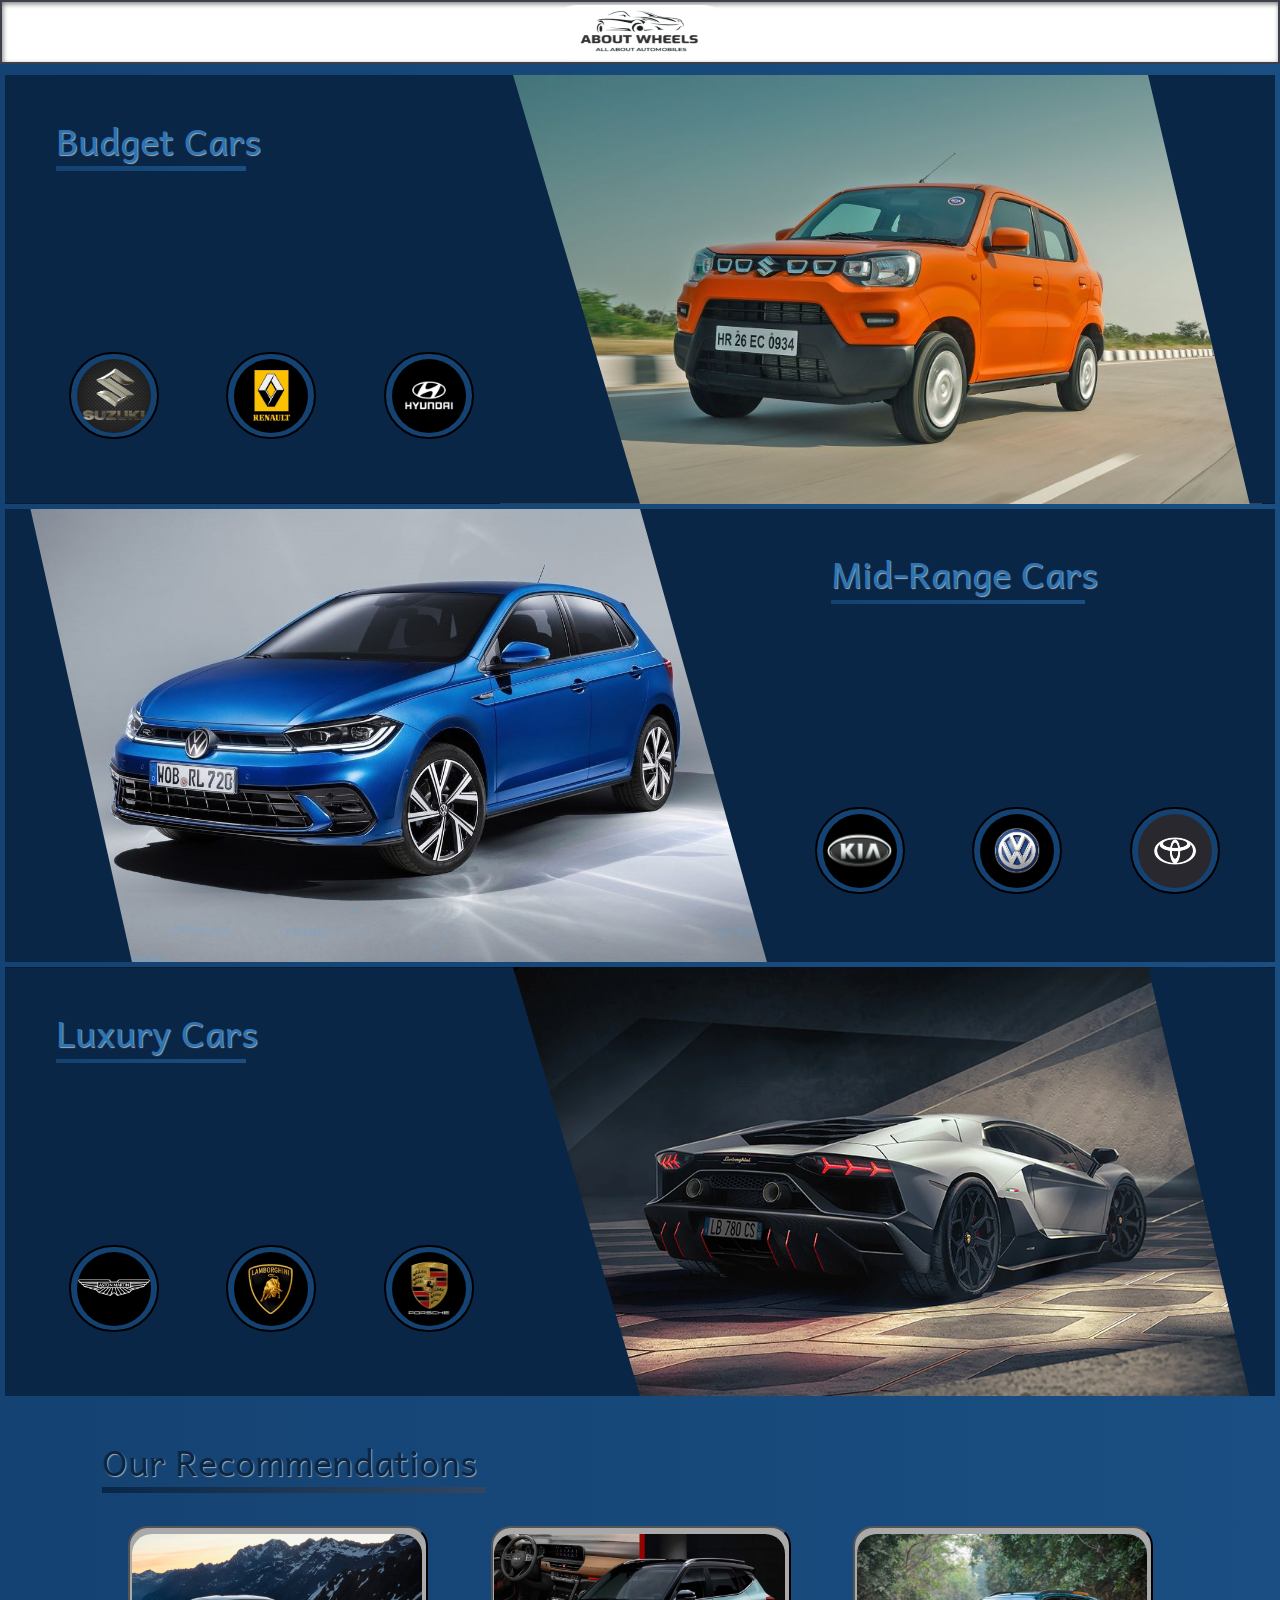
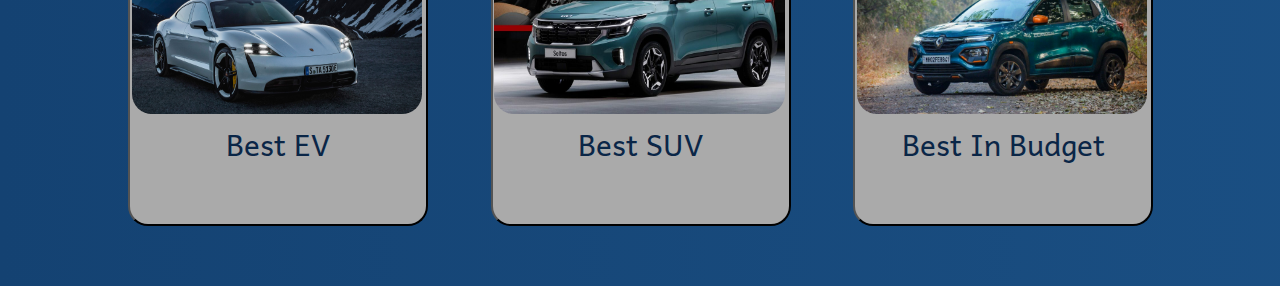
<file: index.html>
<!DOCTYPE html>
<html lang="en">
<head>
    <meta charset="UTF-8">
    <meta http-equiv="X-UA-Compatible" content="IE=edge">
    <meta name="viewport" content="width=device-width, initial-scale=1.0">
    <link rel="stylesheet" href="aboutnew.css">
    <link rel="preconnect" href="https://fonts.googleapis.com"><link rel="preconnect" href="https://fonts.gstatic.com" crossorigin><link href="https://fonts.googleapis.com/css2?family=Andika:wght@400;700&display=swap" rel="stylesheet">
    <title>AboutWheels</title>
</head>
<body>
    <div class="header">
        <div class="lsec"></div>
        <div class="msec">
            <a href="index.html"><button class="mainlgbutton"><img class="mainlg" src="logo/logonew.png"></button></a>
        </div>
        <div class="rsec">
            <!-- <button class="hdbutton">About Us</button> -->
        </div>
    </div>
    <div class="lambo">
        <img class="spres" src="logo/spress.jpg">
        <div class="trap">
            <div><p class="heading">Budget Cars</p></div>
            <div class="animtest"></div>
            <div class="logogrid">
                <div>
                    <a href="suzuki.html"><button class="lgbutton"><img class="suzu" src="logo/suzulg.jpg"></button></a>
                </div>
                <div>
                    <a href="renault.html"><button class="lgbutton"><img class="suzu" src="logo/renlg.jpg"></button></a> 
                </div>
                <div>
                    <a href="hyundai.html"><button class="lgbutton"><img class="suzu" src="logo/hyunlg.jpg"></button></a> 
                </div>
            </div>
        </div>
        <div class="trap3"></div>
    </div>
    <div class="selt">
        <img class="vent" src="logo/polo.jpg">
        <div class="trap1"></div>
        <div class="trap2">
            <div><p class="heading2">Mid-Range Cars</p></div>
            <div class="animtest2"></div>
            <div class="logogrid2">
                <div>
                    <a href="kia.html"><button class="lgbutton"><img class="suzu" src="logo/kialg.jpg"></button></a> 
                </div>
                <div>
                    <a href="volkswagen.html"><button class="lgbutton"><img class="suzu" src="logo/vwlg.jpg"></button></a>
                </div>
                <div>
                   <a href="toyota.html"><button class="lgbutton"><img class="suzu" src="logo/toylg.webp"></button></a> 
                </div>
            </div>
        </div>
    </div>
    <div class="lambo">
        <img class="lam" src="logo/lambo.webp">
        <div class="trap">
            <div><p class="heading">Luxury Cars</p></div>
            <div class="animtest"></div>
            <div class="logogrid">
                <div>
                    <a href="aston.html"><button class="lgbutton"><img class="suzu" src="logo/amlg.jpeg"></button></a>
                </div>
                <div>
                    <a href="lambo.html"><button class="lgbutton"><img class="suzu" src="logo/lamblg.jpg"></button></a>
                </div>
                <div>
                    <a href="porsche.html"><button class="lgbutton"><img class="suzu" src="logo/porlg.jpg"></button></a>
                </div>
            </div>
        </div>
        <div class="trap3"></div>
    </div>
    <div><p class="heading3">Our Recommendations</p></div>
    <div class="animtest3"></div>

    <div class="recgrid">
        <!-- <div class="rec">
            <button class="recbutton">
                <img class="reccar" src="logo/lambo.webp">
                <p class="txtrec">Best In Luxury</p>
            </button>
        </div> -->
        <div class="rec">
            <a href="bestev.html"><button class="recbutton">
                <img class="reccar" src="logo/taycan.jpg">
                <p class="txtrec">Best EV</p>
            </button></a>
        </div>
        <!-- <div class="rec">
            <button class="recbutton">
                <img class="reccar" src="logo/vwpolo.jpg">
                <p class="txtrec">Best Overall</p>
            </button>
        </div> -->
        <div class="rec">
            <a href="bestsuv.html"><button class="recbutton">
                <img class="reccar" src="logo/seltos.jpg">
                <p class="txtrec">Best SUV</p>
            </button></a>
        </div>
        <div class="rec">
            <a href="bestbudget.html"><button class="recbutton">
                <img class="reccar" src="logo/kwid.jpg">
                <p class="txtrec">Best In Budget</p>
            </button></a>
        </div>
        <!-- <div class="rec">
            <button class="recbutton">
                <img class="reccar" src="logo/i20.webp">
                <p class="txtrec">Best Mileage</p>
            </button>
        </div> -->
    </div>
</body>
</html>
</file>
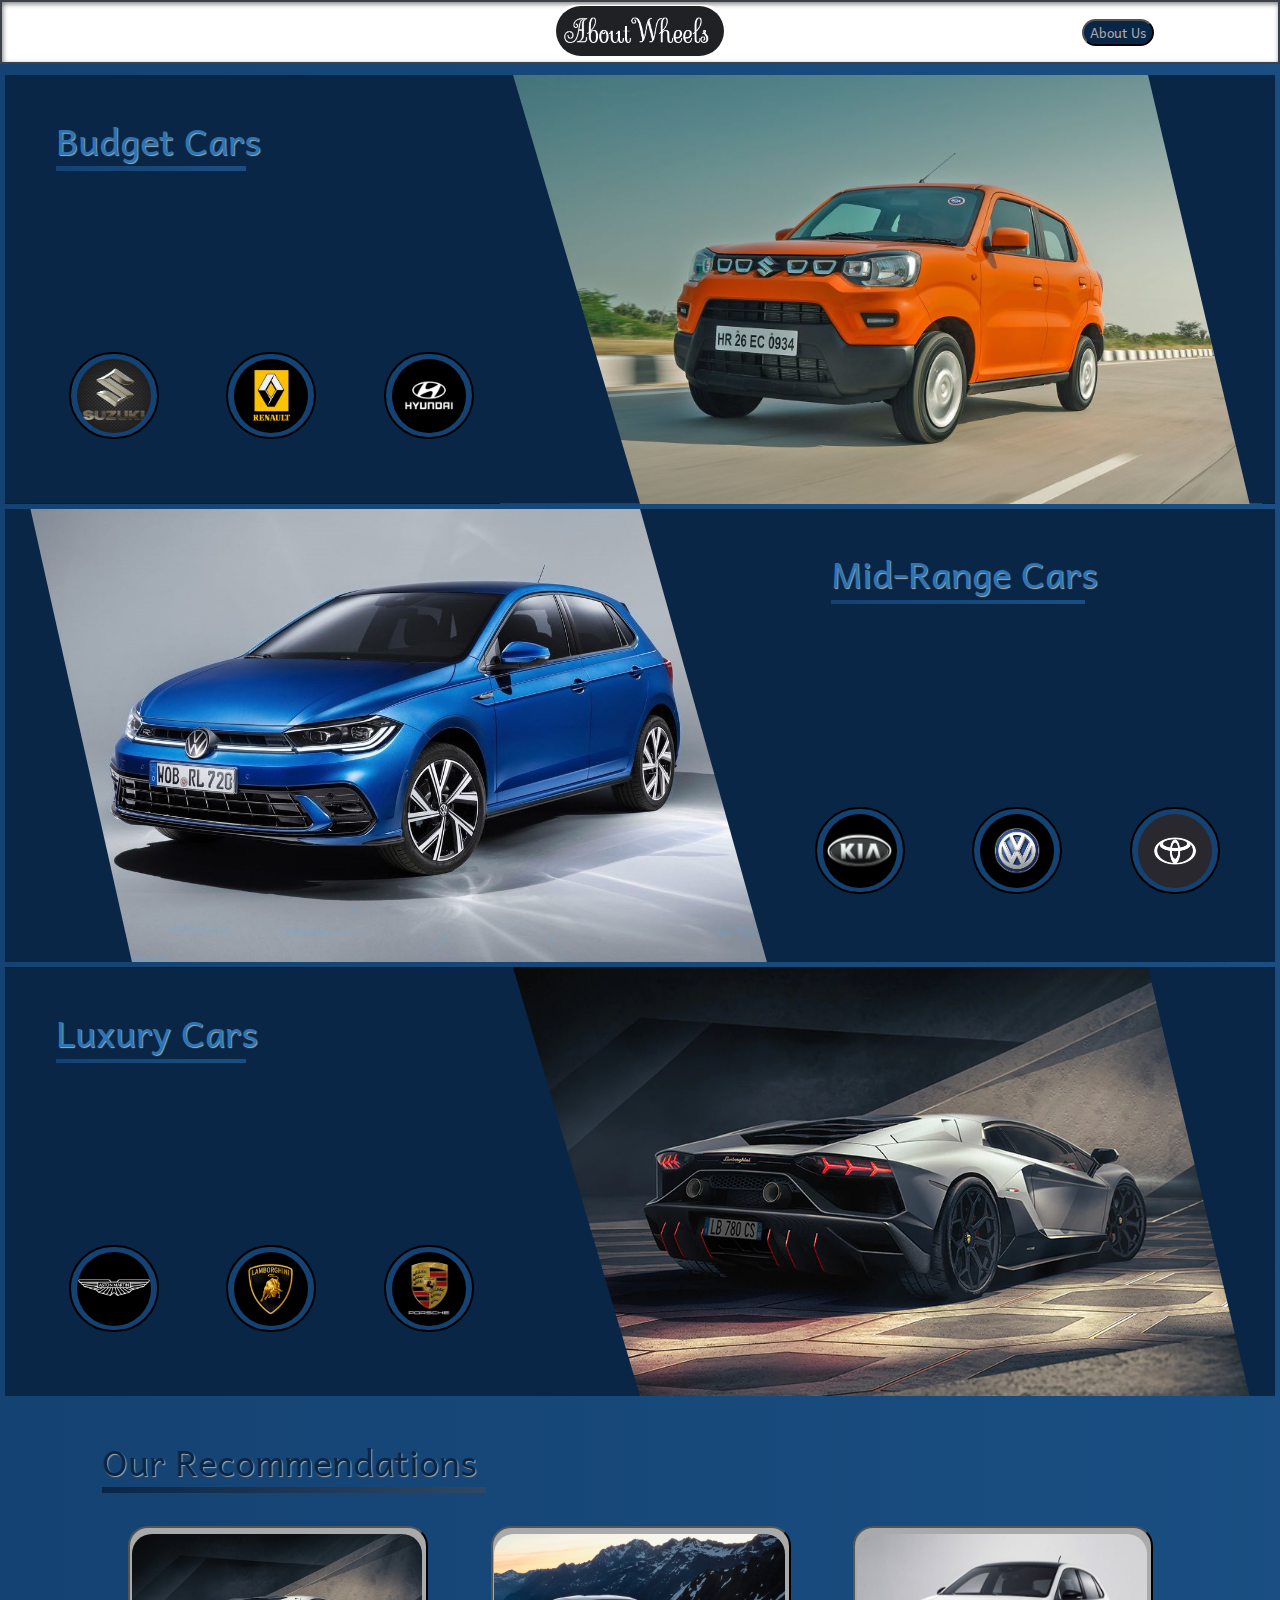
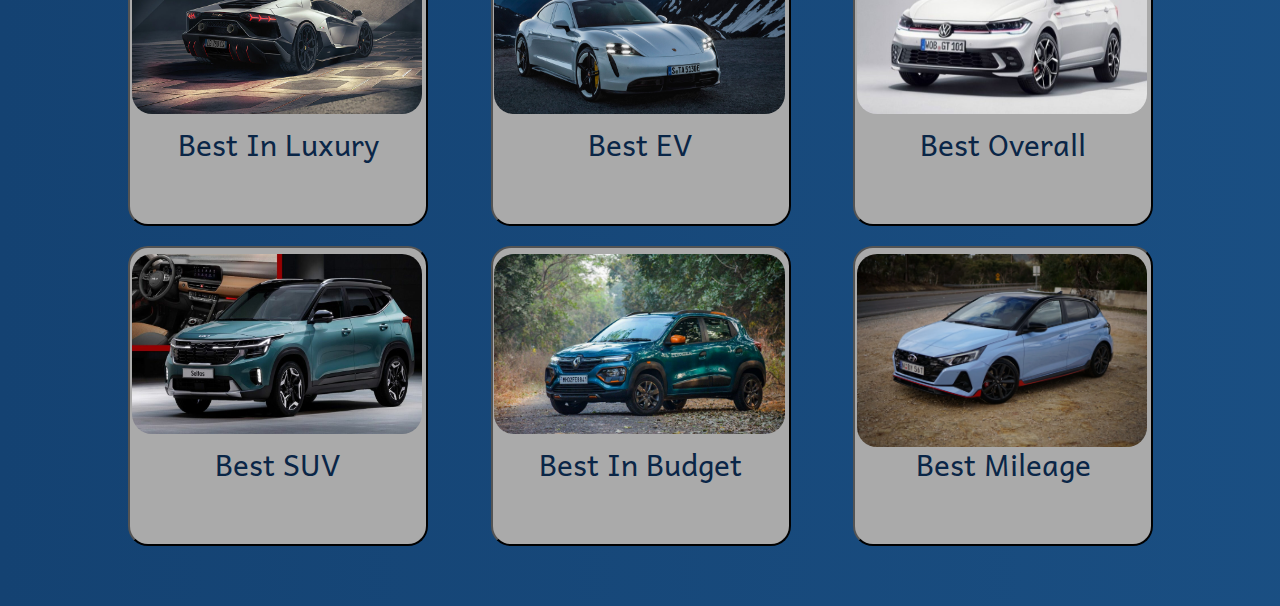
<file: abtwheels.html>
<!DOCTYPE html>
<html lang="en">
<head>
    <meta charset="UTF-8">
    <meta http-equiv="X-UA-Compatible" content="IE=edge">
    <meta name="viewport" content="width=device-width, initial-scale=1.0">
    <link rel="stylesheet" href="aboutnew.css">
    <link rel="preconnect" href="https://fonts.googleapis.com"><link rel="preconnect" href="https://fonts.gstatic.com" crossorigin><link href="https://fonts.googleapis.com/css2?family=Andika:wght@400;700&display=swap" rel="stylesheet">
    <title>AboutWheels</title>
</head>
<body>
    <div class="header">
        <div class="lsec"></div>
        <div class="msec">
            <a href="abtwheels.html"><button class="mainlgbutton"><img class="mainlg" src="logo/abtwheellg.jpg"></button></a>
        </div>
        <div class="rsec">
            <button class="hdbutton">About Us</button>
        </div>
    </div>
    <div class="lambo">
        <img class="spres" src="logo/spress.jpg">
        <div class="trap">
            <div><p class="heading">Budget Cars</p></div>
            <div class="animtest"></div>
            <div class="logogrid">
                <div>
                    <button class="lgbutton"><img class="suzu" src="logo/suzulg.jpg"></button>
                </div>
                <div>
                    <button class="lgbutton"><img class="suzu" src="logo/renlg.jpg"></button>
                </div>
                <div>
                    <button class="lgbutton"><img class="suzu" src="logo/hyunlg.jpg"></button>
                </div>
            </div>
        </div>
        <div class="trap3"></div>
    </div>
    <div class="selt">
        <img class="vent" src="logo/polo.jpg">
        <div class="trap1"></div>
        <div class="trap2">
            <div><p class="heading2">Mid-Range Cars</p></div>
            <div class="animtest2"></div>
            <div class="logogrid2">
                <div>
                    <a href="kia.html"><button class="lgbutton"><img class="suzu" src="logo/kialg.jpg"></button></a> 
                </div>
                <div>
                    <button class="lgbutton"><img class="suzu" src="logo/vwlg.jpg"></button>
                </div>
                <div>
                    <button class="lgbutton"><img class="suzu" src="logo/toylg.webp"></button>
                </div>
            </div>
        </div>
    </div>
    <div class="lambo">
        <img class="lam" src="logo/lambo.webp">
        <div class="trap">
            <div><p class="heading">Luxury Cars</p></div>
            <div class="animtest"></div>
            <div class="logogrid">
                <div>
                    <a href="aston.html"><button class="lgbutton"><img class="suzu" src="logo/amlg.jpeg"></button></a>
                </div>
                <div>
                    <a href="lambo.html"><button class="lgbutton"><img class="suzu" src="logo/lamblg.jpg"></button></a>
                </div>
                <div>
                    <a href="porsche.html"><button class="lgbutton"><img class="suzu" src="logo/porlg.jpg"></button></a>
                </div>
            </div>
        </div>
        <div class="trap3"></div>
    </div>
    <div><p class="heading3">Our Recommendations</p></div>
    <div class="animtest3"></div>

    <div class="recgrid">
        <div class="rec">
            <button class="recbutton">
                <img class="reccar" src="logo/lambo.webp">
                <p class="txtrec">Best In Luxury</p>
            </button>
        </div>
        <div class="rec">
            <button class="recbutton">
                <img class="reccar" src="logo/taycan.jpg">
                <p class="txtrec">Best EV</p>
            </button>
        </div>
        <div class="rec">
            <button class="recbutton">
                <img class="reccar" src="logo/vwpolo.jpg">
                <p class="txtrec">Best Overall</p>
            </button>
        </div>
        <div class="rec">
            <button class="recbutton">
                <img class="reccar" src="logo/seltos.jpg">
                <p class="txtrec">Best SUV</p>
            </button>
        </div>
        <div class="rec">
            <button class="recbutton">
                <img class="reccar" src="logo/kwid.jpg">
                <p class="txtrec">Best In Budget</p>
            </button>
        </div>
        <div class="rec">
            <button class="recbutton">
                <img class="reccar" src="logo/i20.webp">
                <p class="txtrec">Best Mileage</p>
            </button>
        </div>
    </div>
</body>
</html>
</file>
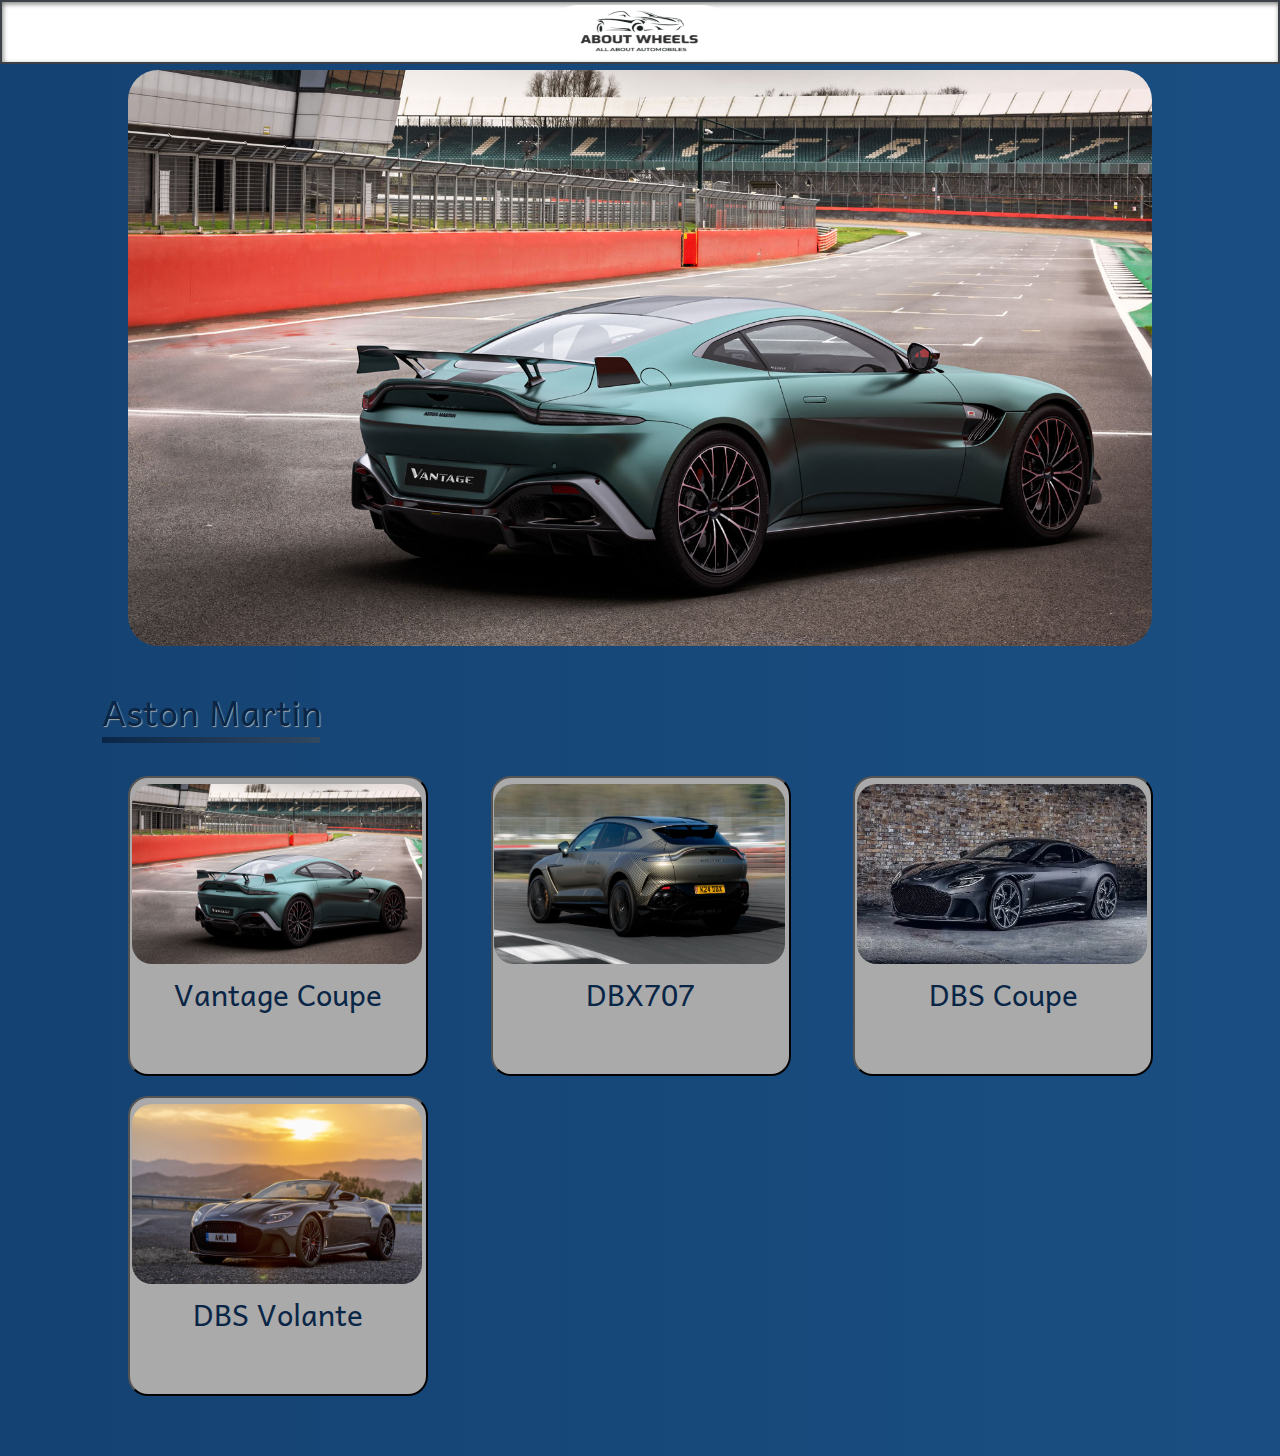
<file: aston.html>
<!DOCTYPE html>
<html lang="en">
<head>
    <meta charset="UTF-8">
    <meta http-equiv="X-UA-Compatible" content="IE=edge">
    <meta name="viewport" content="width=device-width, initial-scale=1.0">
    <link rel="stylesheet" href="aboutnew.css">
    <link rel="preconnect" href="https://fonts.googleapis.com"><link rel="preconnect" href="https://fonts.gstatic.com" crossorigin><link href="https://fonts.googleapis.com/css2?family=Andika:wght@400;700&display=swap" rel="stylesheet">
    <title>AboutWheels</title>
</head>
<body>
    <div class="header">
        <div class="lsec"></div>
        <div class="msec">
            <a href="index.html"><button class="mainlgbutton"><img class="mainlg" src="logo/logonew.png"></button></a>
        </div>
        <div class="rsec">
            <!-- <button class="hdbutton">About Us</button> -->
        </div>
    </div>
    <div class="maindiv">
        <img class="mainpic" src="logo/vantc.jpg" id="mainimage">
        <div class="info" id="text_volks" >
            <p class="specs" id="model">Model: Vantage Coupe</p>
            <p class="specs" id="engsp">Engine Specs: 4L V8 engine</p>
            <p class="specs" id="mile">Mileage: 8-9kmpl</p>
            <p class="specs" id="price">Base Price: ₹2.95Cr</p>
            <p class="specs" id="speed">Top speed: 314kmph</p>
            <p class="specs" id="type">Type: Sports Car</p>
        </div>
    </div>

    <div><p class="heading3">Aston Martin</p></div>
    <div class="animtest3" id="aston"></div>

    <div class="recgrid">
        <div class="rec">
            <button onclick="changevantc()" class="recbutton">
                <img class="reccar" src="logo/vantc.jpg">
                <p class="txtrec">Vantage Coupe</p>
            </button>
        </div>
        <!-- <div class="rec">
            <button onclick="changevantr()" class="recbutton">
                <img class="reccar" src="logo/vantr.webp">
                <p class="txtrec">Vantage Roadster</p>
            </button>
        </div> -->
        <div class="rec">
            <button onclick="changedbx()" class="recbutton">
                <img class="reccar" src="logo/dbx.jpg">
                <p class="txtrec">DBX707</p>
            </button>
        </div>
        <div class="rec">
            <button onclick="changedbs()" class="recbutton">
                <img class="reccar" src="logo/dbs.webp">
                <p class="txtrec">DBS Coupe</p>
            </button>
        </div>
        <!-- <div class="rec">
            <button onclick="changedb11()" class="recbutton">
                <img class="reccar" src="logo/db11.jpg">
                <p class="txtrec">DB11 Coupe</p>
            </button>
        </div> -->
        <div class="rec">
            <button onclick="changedbsv()" class="recbutton">
                <img class="reccar" src="logo/dbsv.jpg">
                <p class="txtrec">DBS Volante</p>
            </button>
        </div>
    </div>
    <script src="index.js"></script>
</body>
</html>
</file>
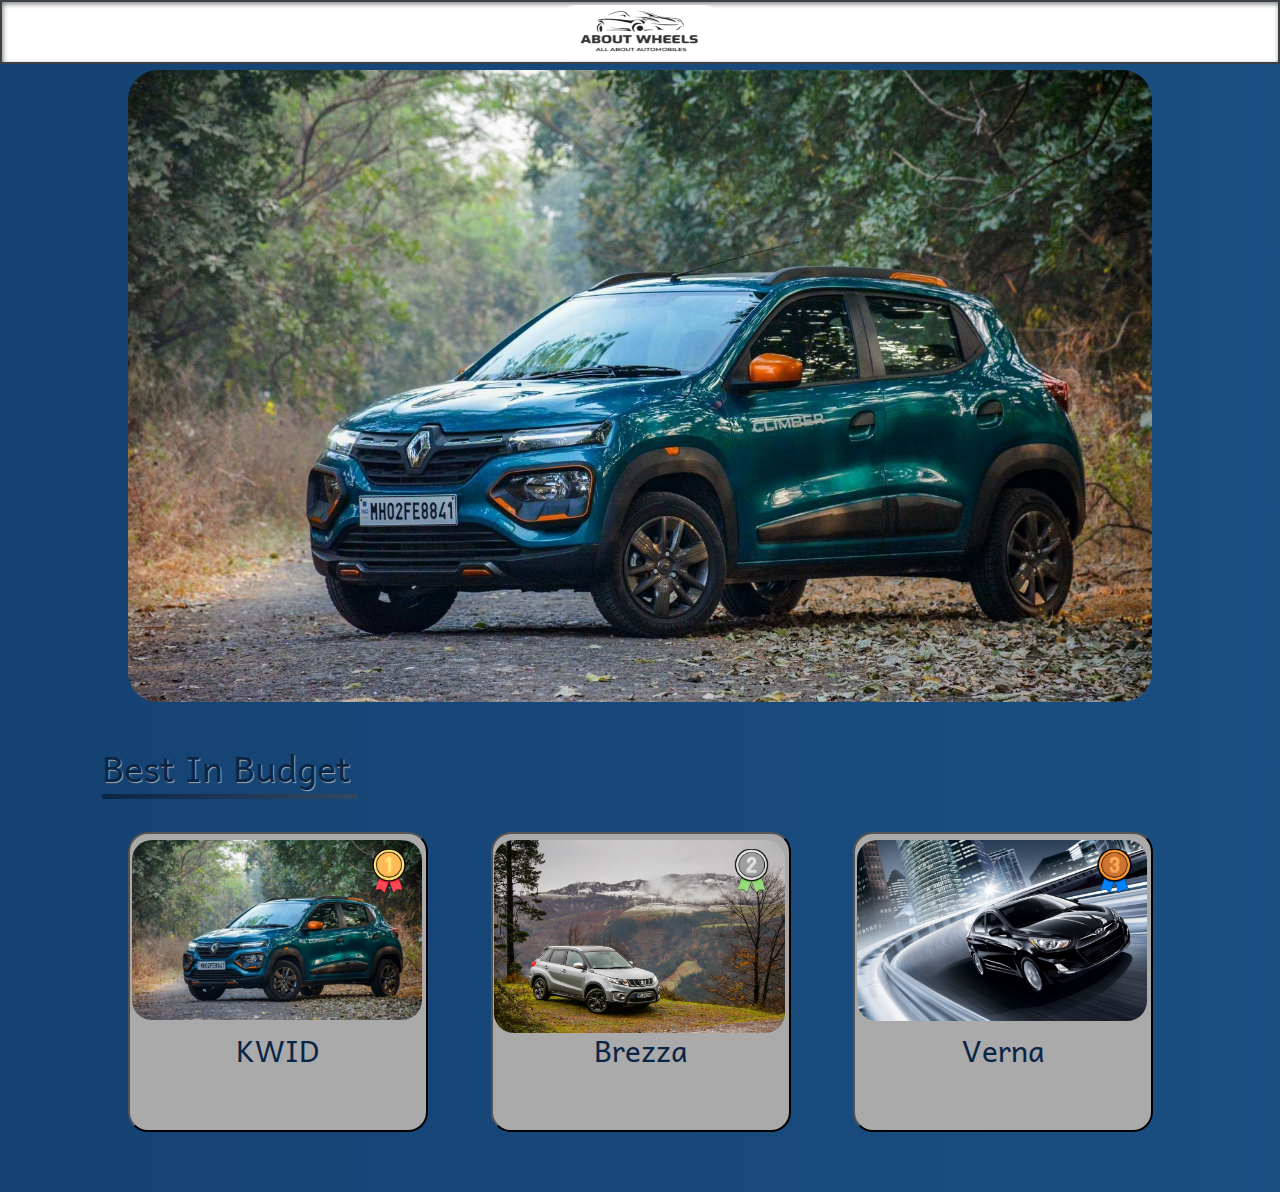
<file: bestbudget.html>
<!DOCTYPE html>
<html lang="en">
<head>
    <meta charset="UTF-8">
    <meta http-equiv="X-UA-Compatible" content="IE=edge">
    <meta name="viewport" content="width=device-width, initial-scale=1.0">
    <link rel="stylesheet" href="aboutnew.css">
    <link rel="preconnect" href="https://fonts.googleapis.com"><link rel="preconnect" href="https://fonts.gstatic.com" crossorigin><link href="https://fonts.googleapis.com/css2?family=Andika:wght@400;700&display=swap" rel="stylesheet">
    <title>AboutWheels</title>
</head>
<body>
    <div class="header">
        <div class="lsec"></div>
        <div class="msec">
            <a href="index.html"><button class="mainlgbutton"><img class="mainlg" src="logo/logonew.png"></button></a>
        </div>
        <div class="rsec">
            <!-- <button class="hdbutton">About Us</button> -->
        </div>
    </div>
    
    <div class="maindiv">
        <img class="mainpic" src="logo/kwid.jpg" id="mainimage">
        <div class="info" id="text_kia" >
            <p id="model">Model: KWID</p>
            <p id="mile">Mileage: 22.0 to 22.25 km/L</p>
            <p id="engsp">Engine Specs: 1.0L 3-cylinder 999 cc</p>
            <p id="price">Base Price: ₹4.70 Lakh</p>
            <p id="speed">Top speed: 130Km/hr</p>
            <p id="type">Type: Hatchback</p>
        </div>
    </div>

    <div><p class="heading3">Best In Budget</p></div>
    <div class="animtest3" id="bestbug1"></div>

    <div class="recgrid">
        <div class="rec">
            <button onclick="changekwid()" class="recbutton">
                <img class="reccar" src="logo/kwid.jpg">
                <img class="medal" src="logo/gold.png">
                <p class="txtrec">KWID</p>
            </button>
        </div>
        <div class="rec">
            <button onclick="changebrezza()" class="recbutton">
                <img class="reccar" src="logo/brezza1.jpg">
                <img class="medal" src="logo/silver.png">
                <p class="txtrec">Brezza</p>
            </button>
        </div>
        <div class="rec">
            <button onclick="changeverna()" class="recbutton">
                <img class="reccar" src="logo/verna.jpg">
                <img class="medal" src="logo/bronze.png">
                <p class="txtrec">Verna</p>
            </button>
        </div>
        <!-- <div class="rec">
            <button onclick="changepan()" class="recbutton">
                <img class="reccar" src="logo/pan.jpg">
                <p class="txtrec">Panamera</p>
            </button>
        </div>
        <div class="rec">
            <button onclick="changemac()" class="recbutton">
                <img class="reccar" src="logo/macan.jpg">
                <p class="txtrec">Macan</p>
            </button>
        </div>
        <div class="rec">
            <button onclick="changecay()" class="recbutton">
                <img class="reccar" src="logo/cay.jpg">
                <p class="txtrec">Cayenne</p>
            </button>
        </div> -->
    </div>
    <script src="index.js"></script>
</body>
</html>
</file>
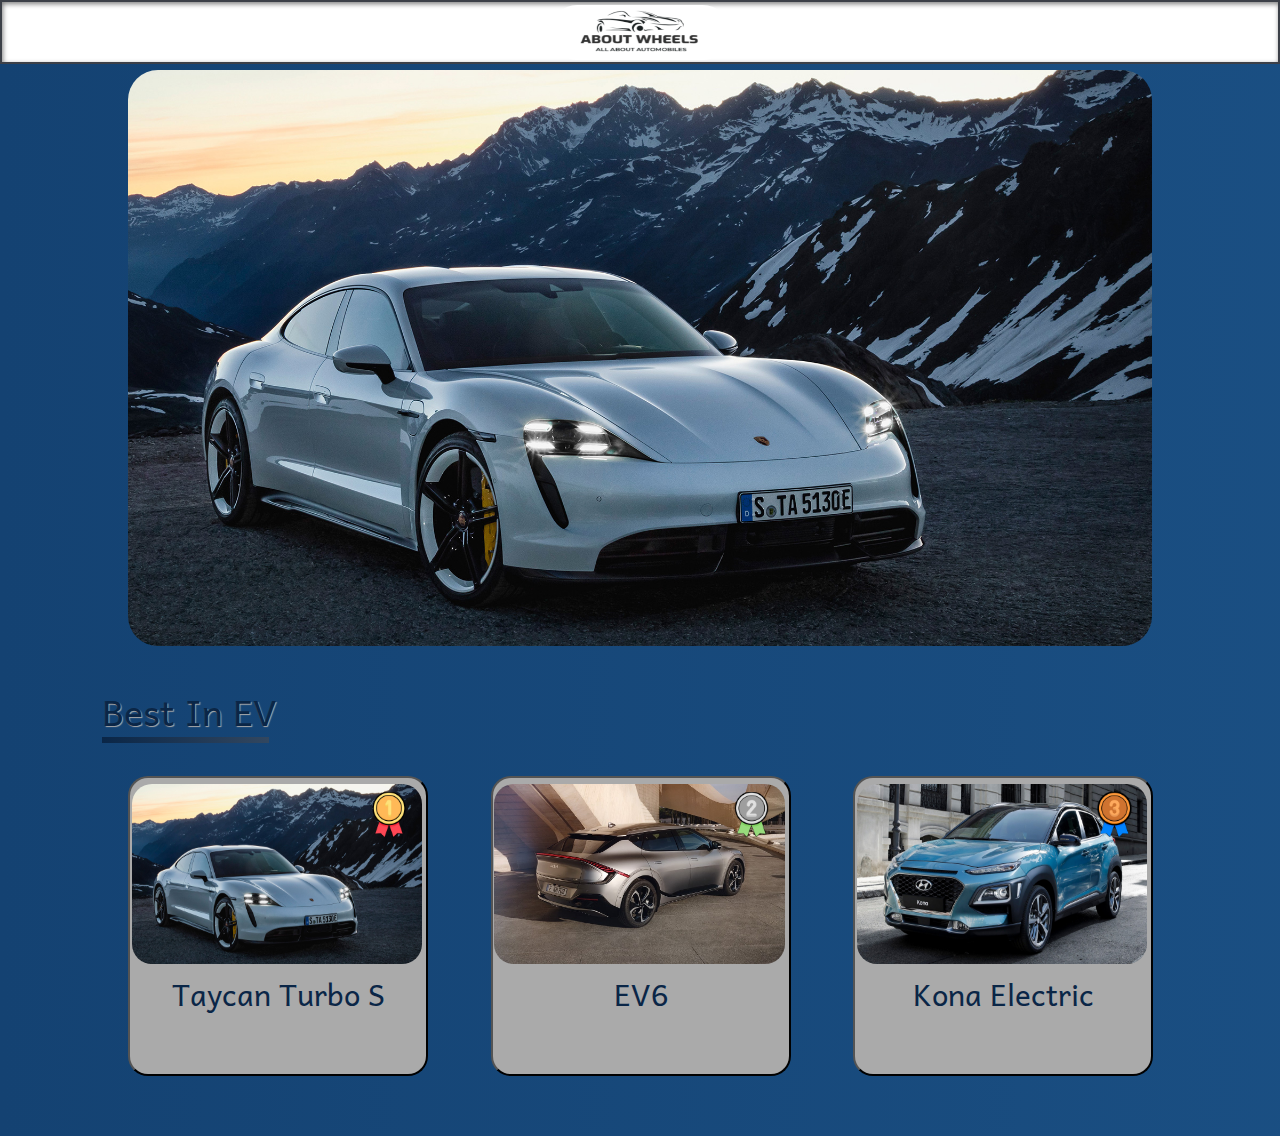
<file: bestev.html>
<!DOCTYPE html>
<html lang="en">
<head>
    <meta charset="UTF-8">
    <meta http-equiv="X-UA-Compatible" content="IE=edge">
    <meta name="viewport" content="width=device-width, initial-scale=1.0">
    <link rel="stylesheet" href="aboutnew.css">
    <link rel="preconnect" href="https://fonts.googleapis.com"><link rel="preconnect" href="https://fonts.gstatic.com" crossorigin><link href="https://fonts.googleapis.com/css2?family=Andika:wght@400;700&display=swap" rel="stylesheet">
    <title>AboutWheels</title>
</head>
<body>
    <div class="header">
        <div class="lsec"></div>
        <div class="msec">
            <a href="index.html"><button class="mainlgbutton"><img class="mainlg" src="logo/logonew.png"></button></a>
        </div>
        <div class="rsec">
            <!-- <button class="hdbutton">About Us</button> -->
        </div>
    </div>
    
    <div class="maindiv">
        <img class="mainpic" src="logo/taycan.jpg" id="mainimage">
        <div class="info" id="text_kia" >
            <p id="model">Model: Taycan Turbo S</p>
            <p id="mile">Battery: 79.2 kWh</p>
            <p id="engsp">Electric range: 400 miles on a charge</p>
            <p id="price">Base Price: ₹1.53 Cr</p>
            <p id="speed">Top speed: 260Km/hr</p>
            <p id="type">Type: Sedan</p>
        </div>
    </div>

    <div><p class="heading3">Best In EV</p></div>
    <div class="animtest3" id="ev"></div>

    <div class="recgrid">
        <div class="rec">
            <button onclick="changetay()" class="recbutton">
                <img class="reccar" src="logo/taycan.jpg">
                <img class="medal" src="logo/gold.png">
                <p class="txtrec">Taycan Turbo S</p>
            </button>
        </div>
        <div class="rec">
            <button onclick="changekiaev6()" class="recbutton">
                <img class="reccar" src="logo/Kia_EV6.jpg">
                <img class="medal" src="logo/silver.png">
                <p class="txtrec">EV6</p>
            </button>
        </div>
        <div class="rec">
            <button onclick="changekona()" class="recbutton">
                <img class="reccar" src="logo/kona.jpg">
                <img class="medal" src="logo/bronze.png">
                <p class="txtrec">Kona Electric</p>
            </button>
        </div>
        <!-- <div class="rec">
            <button onclick="changepan()" class="recbutton">
                <img class="reccar" src="logo/pan.jpg">
                <p class="txtrec">Panamera</p>
            </button>
        </div>
        <div class="rec">
            <button onclick="changemac()" class="recbutton">
                <img class="reccar" src="logo/macan.jpg">
                <p class="txtrec">Macan</p>
            </button>
        </div>
        <div class="rec">
            <button onclick="changecay()" class="recbutton">
                <img class="reccar" src="logo/cay.jpg">
                <p class="txtrec">Cayenne</p>
            </button>
        </div> -->
    </div>
    <script src="index.js"></script>
</body>
</html>
</file>
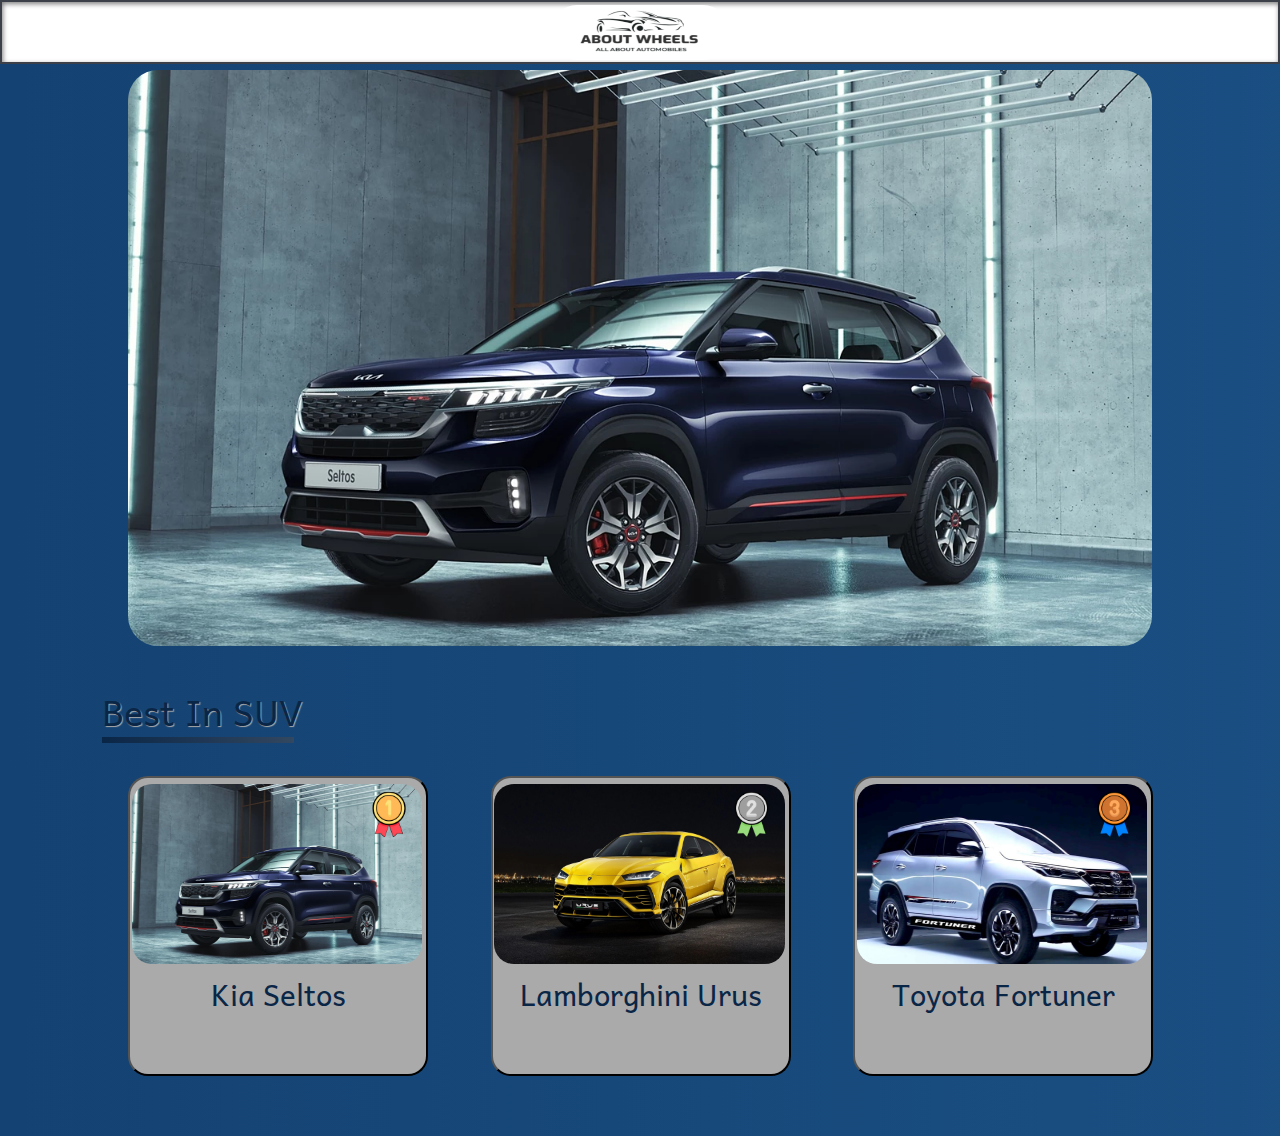
<file: bestsuv.html>
<!DOCTYPE html>
<html lang="en">
<head>
    <meta charset="UTF-8">
    <meta http-equiv="X-UA-Compatible" content="IE=edge">
    <meta name="viewport" content="width=device-width, initial-scale=1.0">
    <link rel="stylesheet" href="aboutnew.css">
    <link rel="preconnect" href="https://fonts.googleapis.com"><link rel="preconnect" href="https://fonts.gstatic.com" crossorigin><link href="https://fonts.googleapis.com/css2?family=Andika:wght@400;700&display=swap" rel="stylesheet">
    <title>AboutWheels</title>
</head>
<body>
    <div class="header">
        <div class="lsec"></div>
        <div class="msec">
            <a href="index.html"><button class="mainlgbutton"><img class="mainlg" src="logo/logonew.png"></button></a>
        </div>
        <div class="rsec">
            <!-- <button class="hdbutton">About Us</button> -->
        </div>
    </div>

    <div class="maindiv">
            <img class="mainpic" src="logo/seltos.webp" id="mainimage"  >
        <!-- style="width:1000px; height: 600px" -->
        <div class="info" id="text_kia" >
            <p id="model">Model: Seltos</p>
            <p id="mile">Mileage: 16-21 km/L</p>
            <p id="engsp">Engine Specs: 1.4L 4-cylinder</p>
            <p id="price">Base Price: ₹10.5 lakhs</p>
            <p id="speed">Top speed: 170Km/hr</p>
            <p id="type">Type: SUV</p>
        </div>
    </div>

    <div><p class="heading3">Best In SUV</p></div>
    <div class="animtest3" id="lambou"></div>

    <div class="recgrid">
        <div class="rec">
            <button onclick="changeseltos()" class="recbutton">
                <img class="reccar" src="logo/seltos.webp">
                <img class="medal" src="logo/gold.png">
                <p class="txtrec"> Kia Seltos</p>
            </button>
        </div>
        <div class="rec">
            <button onclick="changeurus()" class="recbutton">
                <img class="reccar" src="logo/urus.webp">
                <img class="medal" src="logo/silver.png">
                <p class="txtrec">Lamborghini Urus</p>
            </button>
        </div>
        <div class="rec">
            <button onclick="changefortuner()" class="recbutton">
                <img class="reccar" src="logo/fortuner.jpg">
                <img class="medal" src="logo/bronze.png">
                <p class="txtrec">Toyota Fortuner</p>
            </button>
        </div>
        <!-- <div class="rec">
            <button onclick="changekiasonet()" class="recbutton">
                <img class="reccar" src="logo/kia_sonet.webp">
                <p class="txtrec">Sonet</p>
            </button>
        </div> -->
        <!-- <div class="rec">
            <button onclick="change()" class="recbutton">
                <img class="reccar" src="logo/seltos.jpg">
                <p class="txtrec">Kia Seltos</p>
            </button>
        </div>
        <div class="rec">
            <button onclick="change()" class="recbutton">
                <img class="reccar" src="logo/kwid.jpg">
                <p class="txtrec">Renault Kwid</p>
            </button>
        </div>
        <div class="rec">
            <button onclick="change()" class="recbutton">
                <img class="reccar" src="logo/i20.webp">
                <p class="txtrec">Hyundai i20</p>
            </button>
        </div> -->
    </div>
    <script src="index.js"></script>
</body>
</html>
</file>
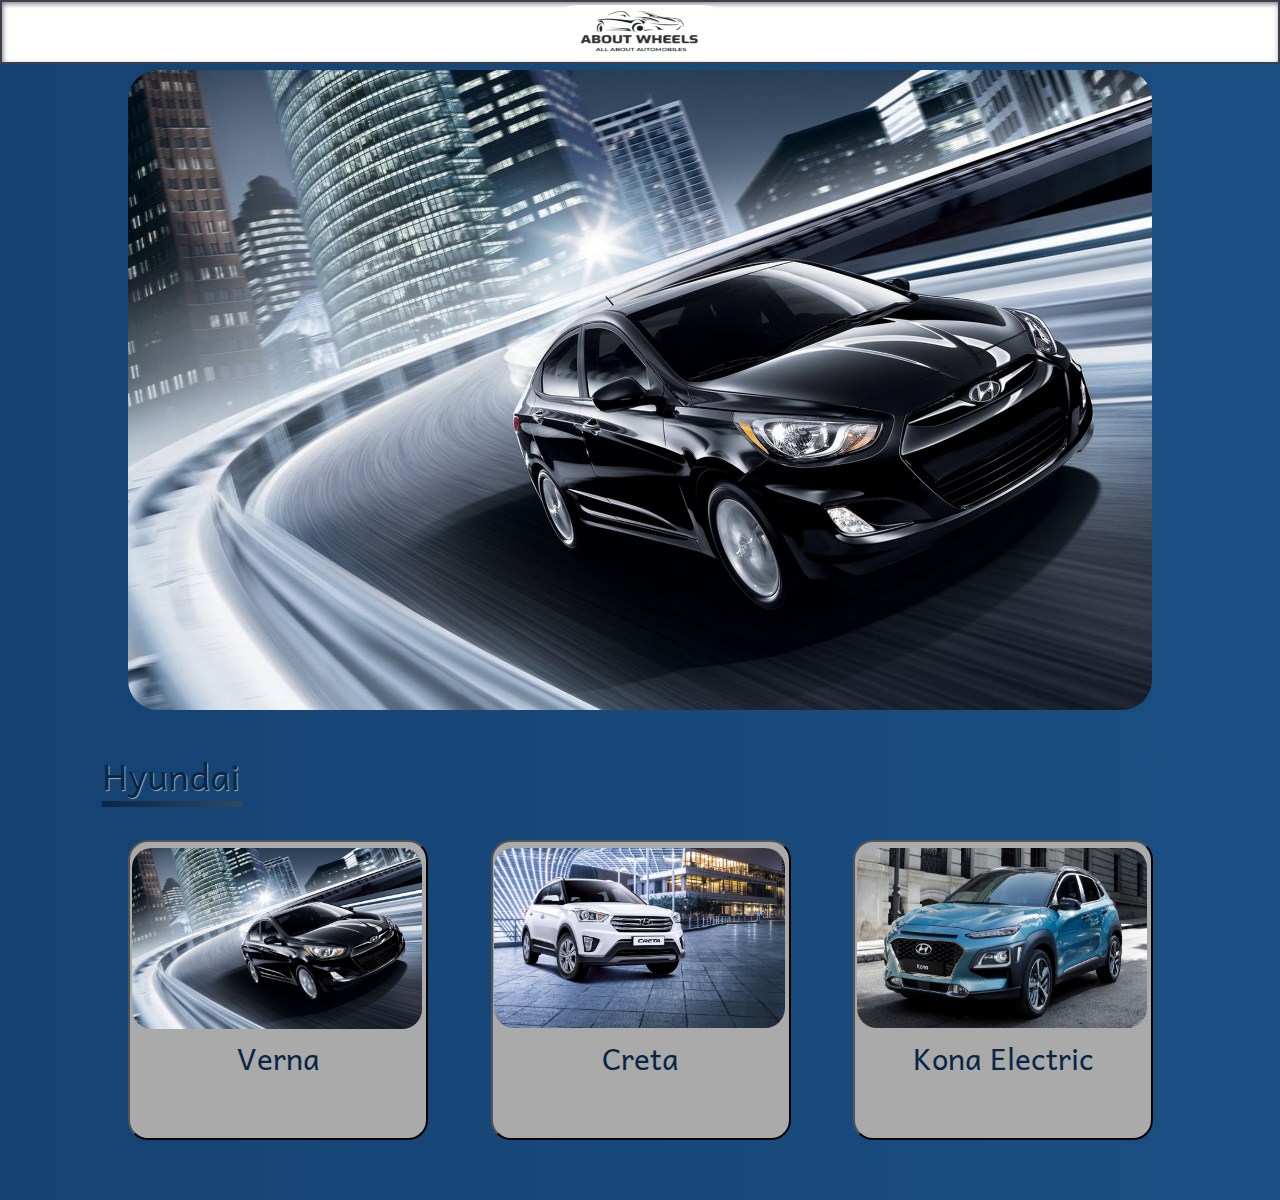
<file: hyundai.html>
<!DOCTYPE html>
<html lang="en">
<head>
    <meta charset="UTF-8">
    <meta http-equiv="X-UA-Compatible" content="IE=edge">
    <meta name="viewport" content="width=device-width, initial-scale=1.0">
    <link rel="stylesheet" href="aboutnew.css">
    <link rel="preconnect" href="https://fonts.googleapis.com"><link rel="preconnect" href="https://fonts.gstatic.com" crossorigin><link href="https://fonts.googleapis.com/css2?family=Andika:wght@400;700&display=swap" rel="stylesheet">
    <title>AboutWheels</title>
</head>
<body>
    <div class="header">
        <div class="lsec"></div>
        <div class="msec">
            <a href="index.html"><button class="mainlgbutton"><img class="mainlg" src="logo/logonew.png"></button></a>
        </div>
        <div class="rsec">
            <!-- <button class="hdbutton">About Us</button> -->
        </div>
    </div>

    <div class="maindiv">
            <img class="mainpic" src="logo/verna.jpg" id="mainimage"  >
        <div class="info" id="text_hyun" >
            <p id="model">Model: Verna</p>
            <p id="engsp">Engine Specs: 1.5L 4-cylinder 1497 cc</p>
            <p id="mile">Mileage: 17.7 to 25.0 km/L</p>
            <p id="price">Base Price: ₹9.44 Lakh</p>
            <p id="speed">Top speed: 203Km/hr</p>
            <p id="type">Type: Sedan</p>
        </div>
    </div>

    <div><p class="heading3">Hyundai</p></div>
    <div class="animtest3" id="hyundai1"></div>

    <div class="recgrid">
        <div class="rec">
            <button onclick="changeverna()" class="recbutton">
                <img class="reccar" src="logo/verna.jpg">
                <p class="txtrec">Verna</p>
            </button>
        </div>
        <div class="rec">
            <button onclick="changecreta()" class="recbutton">
                <img class="reccar" src="logo/creta.jpg">
                <p class="txtrec">Creta</p>
            </button>
        </div>
        <div class="rec">
            <button onclick="changekona()" class="recbutton">
                <img class="reccar" src="logo/kona.jpg">
                <p class="txtrec">Kona Electric</p>
            </button>
        </div>
        <!-- <div class="rec">
            <button onclick="changebrezza()" class="recbutton">
                <img class="reccar" src="logo/brezza1.jpg">
                <p class="txtrec">Brezza</p>
            </button>
        </div> -->
        <!-- <div class="rec">
            <button onclick="change()" class="recbutton">
                <img class="reccar" src="logo/seltos.jpg">
                <p class="txtrec">Kia Seltos</p>
            </button>
        </div>
        <div class="rec">
            <button onclick="change()" class="recbutton">
                <img class="reccar" src="logo/kwid.jpg">
                <p class="txtrec">Renault Kwid</p>
            </button>
        </div>
        <div class="rec">
            <button onclick="change()" class="recbutton">
                <img class="reccar" src="logo/i20.webp">
                <p class="txtrec">Hyundai i20</p>
            </button>
        </div> -->
    </div>
    <script src="index.js"></script>
</body>
</html>
</file>
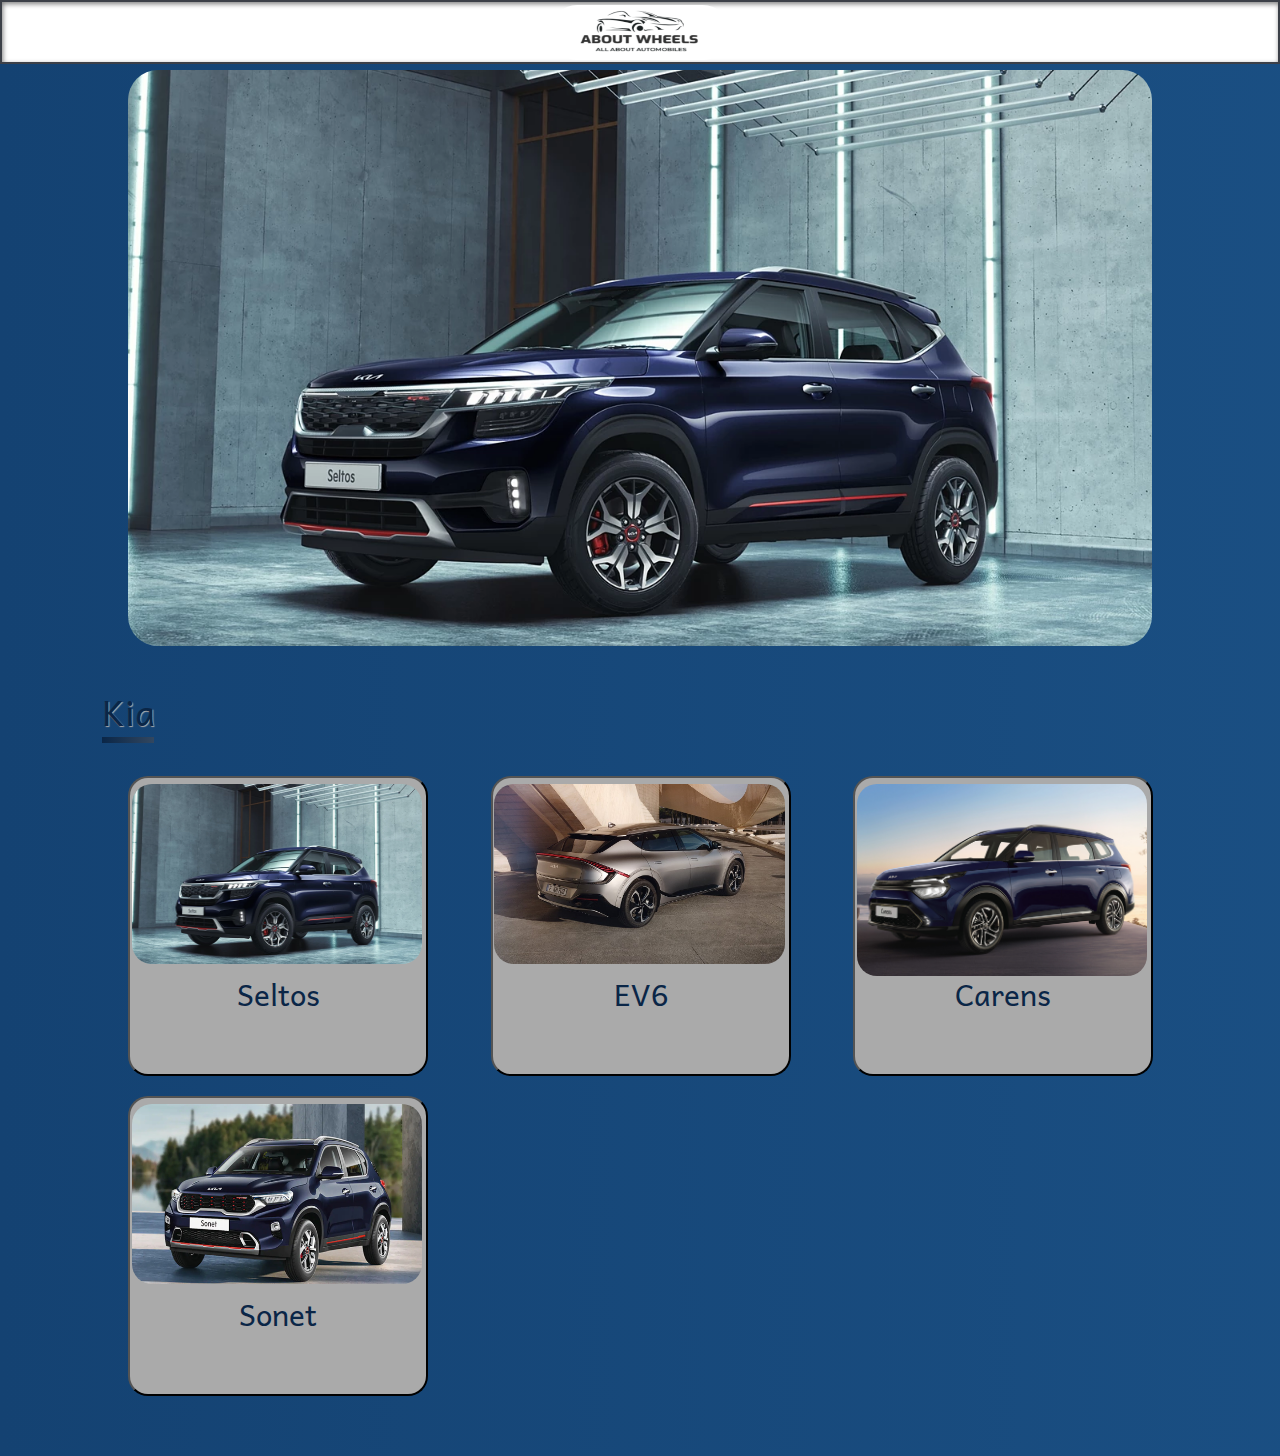
<file: kia.html>
<!DOCTYPE html>
<html lang="en">
<head>
    <meta charset="UTF-8">
    <meta http-equiv="X-UA-Compatible" content="IE=edge">
    <meta name="viewport" content="width=device-width, initial-scale=1.0">
    <link rel="stylesheet" href="aboutnew.css">
    <link rel="preconnect" href="https://fonts.googleapis.com"><link rel="preconnect" href="https://fonts.gstatic.com" crossorigin><link href="https://fonts.googleapis.com/css2?family=Andika:wght@400;700&display=swap" rel="stylesheet">
    <title>AboutWheels</title>
</head>
<body>
    <div class="header">
        <div class="lsec"></div>
        <div class="msec">
            <a href="index.html"><button class="mainlgbutton"><img class="mainlg" src="logo/logonew.png"></button></a>
        </div>
        <div class="rsec">
            <!-- <button class="hdbutton">About Us</button> -->
        </div>
    </div>

    <div class="maindiv">
            <img class="mainpic" src="logo/seltos.webp" id="mainimage"  >
        <!-- style="width:1000px; height: 600px" -->
        <div class="info" id="text_kia" >
            <p id="model">Model: Seltos</p>
            <p id="mile">Mileage: 16-21 km/L</p>
            <p id="engsp">Engine Specs: 1.4L 4-cylinder</p>
            <p id="price">Base Price: ₹10.5 lakhs</p>
            <p id="speed">Top speed: 170Km/hr</p>
            <p id="type">Type: SUV</p>
        </div>
    </div>

    <div><p class="heading3">Kia</p></div>
    <div class="animtest3" id="kia"></div>

    <div class="recgrid">
        <div class="rec">
            <button onclick="changeseltos()" class="recbutton">
                <img class="reccar" src="logo/seltos.webp">
                <p class="txtrec">Seltos</p>
            </button>
        </div>
        <div class="rec">
            <button onclick="changekiaev6()" class="recbutton">
                <img class="reccar" src="logo/Kia_EV6.jpg">
                <p class="txtrec">EV6</p>
            </button>
        </div>
        <div class="rec">
            <button onclick="changekiacarens()" class="recbutton">
                <img class="reccar" src="logo/kia_carens.jpg">
                <p class="txtrec">Carens</p>
            </button>
        </div>
        <div class="rec">
            <button onclick="changekiasonet()" class="recbutton">
                <img class="reccar" src="logo/kia_sonet.webp">
                <p class="txtrec">Sonet</p>
            </button>
        </div>
        <!-- <div class="rec">
            <button onclick="change()" class="recbutton">
                <img class="reccar" src="logo/seltos.jpg">
                <p class="txtrec">Kia Seltos</p>
            </button>
        </div>
        <div class="rec">
            <button onclick="change()" class="recbutton">
                <img class="reccar" src="logo/kwid.jpg">
                <p class="txtrec">Renault Kwid</p>
            </button>
        </div>
        <div class="rec">
            <button onclick="change()" class="recbutton">
                <img class="reccar" src="logo/i20.webp">
                <p class="txtrec">Hyundai i20</p>
            </button>
        </div> -->
    </div>
    <script src="index.js"></script>
</body>
</html>
</file>
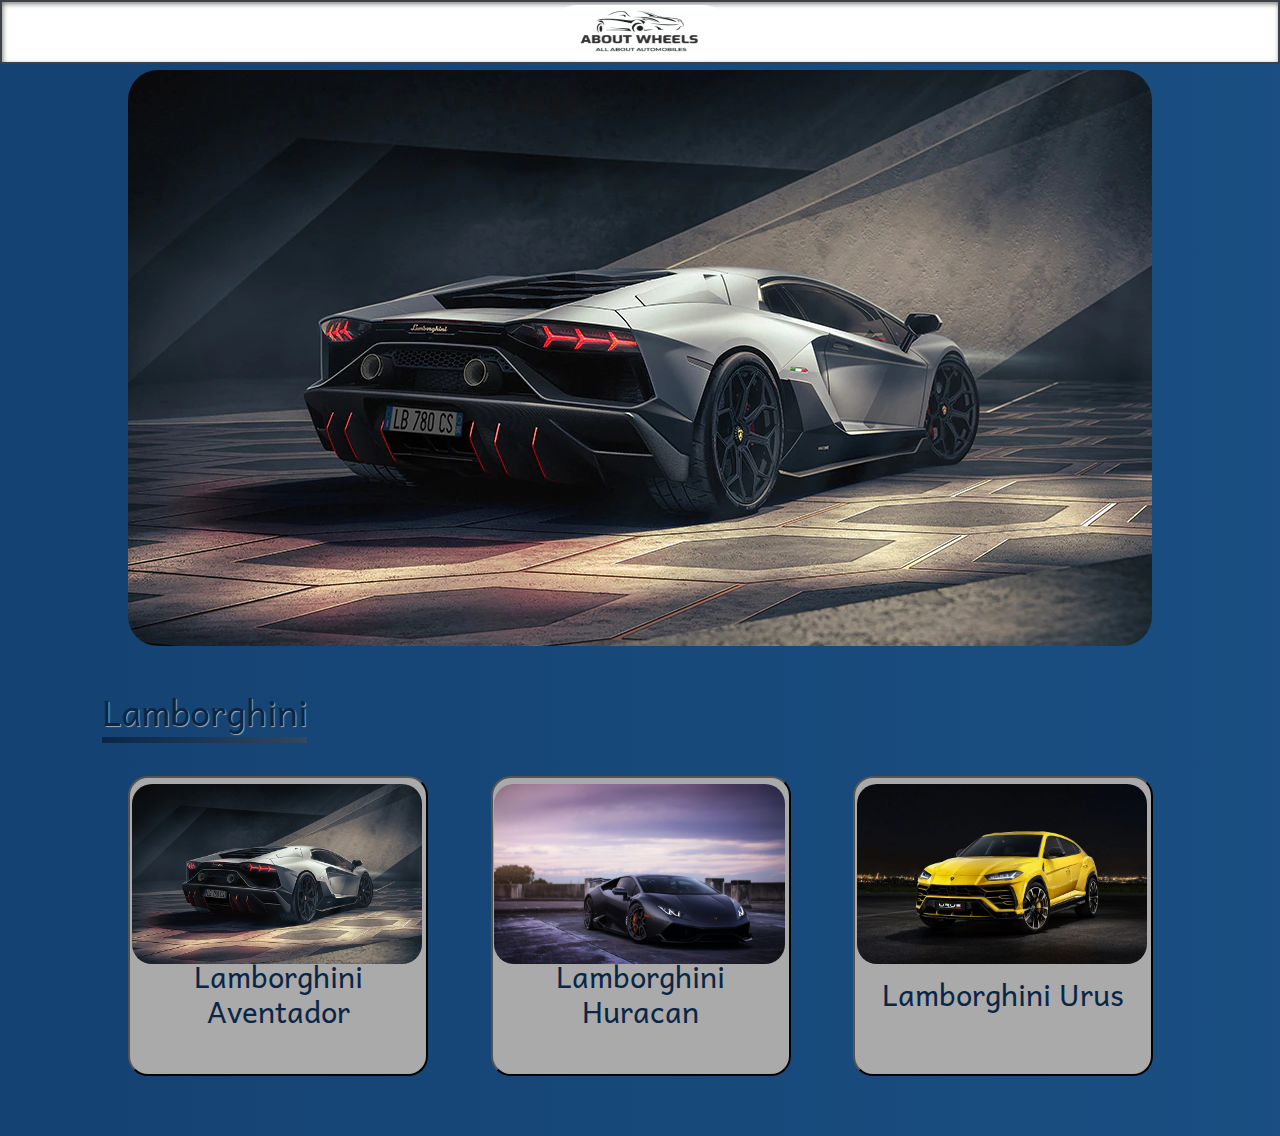
<file: lambo.html>
<!DOCTYPE html>
<html lang="en">
<head>
    <meta charset="UTF-8">
    <meta http-equiv="X-UA-Compatible" content="IE=edge">
    <meta name="viewport" content="width=device-width, initial-scale=1.0">
    <link rel="stylesheet" href="aboutnew.css">
    <link rel="preconnect" href="https://fonts.googleapis.com"><link rel="preconnect" href="https://fonts.gstatic.com" crossorigin><link href="https://fonts.googleapis.com/css2?family=Andika:wght@400;700&display=swap" rel="stylesheet">
    <title>AboutWheels</title>
</head>
<body>
    <div class="header">
        <div class="lsec"></div>
        <div class="msec">
            <a href="index.html"><button class="mainlgbutton"><img class="mainlg" src="logo/logonew.png"></button></a>
        </div>
        <div class="rsec">
            <!-- <button class="hdbutton">About Us</button> -->
        </div>
    </div>
    <div class="maindiv">
        <img class="mainpic" src="logo/lambo.webp" id="mainimage">
        <div class="info" id="text_kia" >
            <p id="model">Model: Aventador</p>
            <p id="mile">Mileage: 7-8 kmpl</p>
            <p id="engsp">Engine specs: 6.5L v12 engine</p>
            <p id="price">Price: ₹6.25Cr- 9Cr</p>
            <p id="speed">Top speed: 350 kmph</p>
            <p id="type">Type: Sports Car</p>
        </div>
    </div>

    <div><p class="heading3">Lamborghini</p></div>
    <div class="animtest3" id="lambor"></div>

    <div class="recgrid">
        <div class="rec">
            <button onclick="changeaven()" class="recbutton">
                <img class="reccar" src="logo/lambo.webp">
                <p class="txtrec">Lamborghini Aventador</p>
            </button>
        </div>
        <div class="rec">
            <button onclick="changehura()" class="recbutton">
                <img class="reccar" src="logo/huri.webp">
                <p class="txtrec">Lamborghini Huracan</p>
            </button>
        </div>
        <div class="rec">
            <button onclick="changeurus()" class="recbutton">
                <img class="reccar" src="logo/urus.webp">
                <p class="txtrec">Lamborghini Urus</p>
            </button>
        </div>
        <!-- <div class="rec">
            <button onclick="change()" class="recbutton">
                <img class="reccar" src="logo/seltos.jpg">
                <p class="txtrec">Kia Seltos</p>
            </button>
        </div>
        <div class="rec">
            <button onclick="change()" class="recbutton">
                <img class="reccar" src="logo/kwid.jpg">
                <p class="txtrec">Renault Kwid</p>
            </button>
        </div>
        <div class="rec">
            <button onclick="change()" class="recbutton">
                <img class="reccar" src="logo/i20.webp">
                <p class="txtrec">Hyundai i20</p>
            </button>
        </div> -->
    </div>
    <script src="index.js"></script>
</body>
</html>
</file>
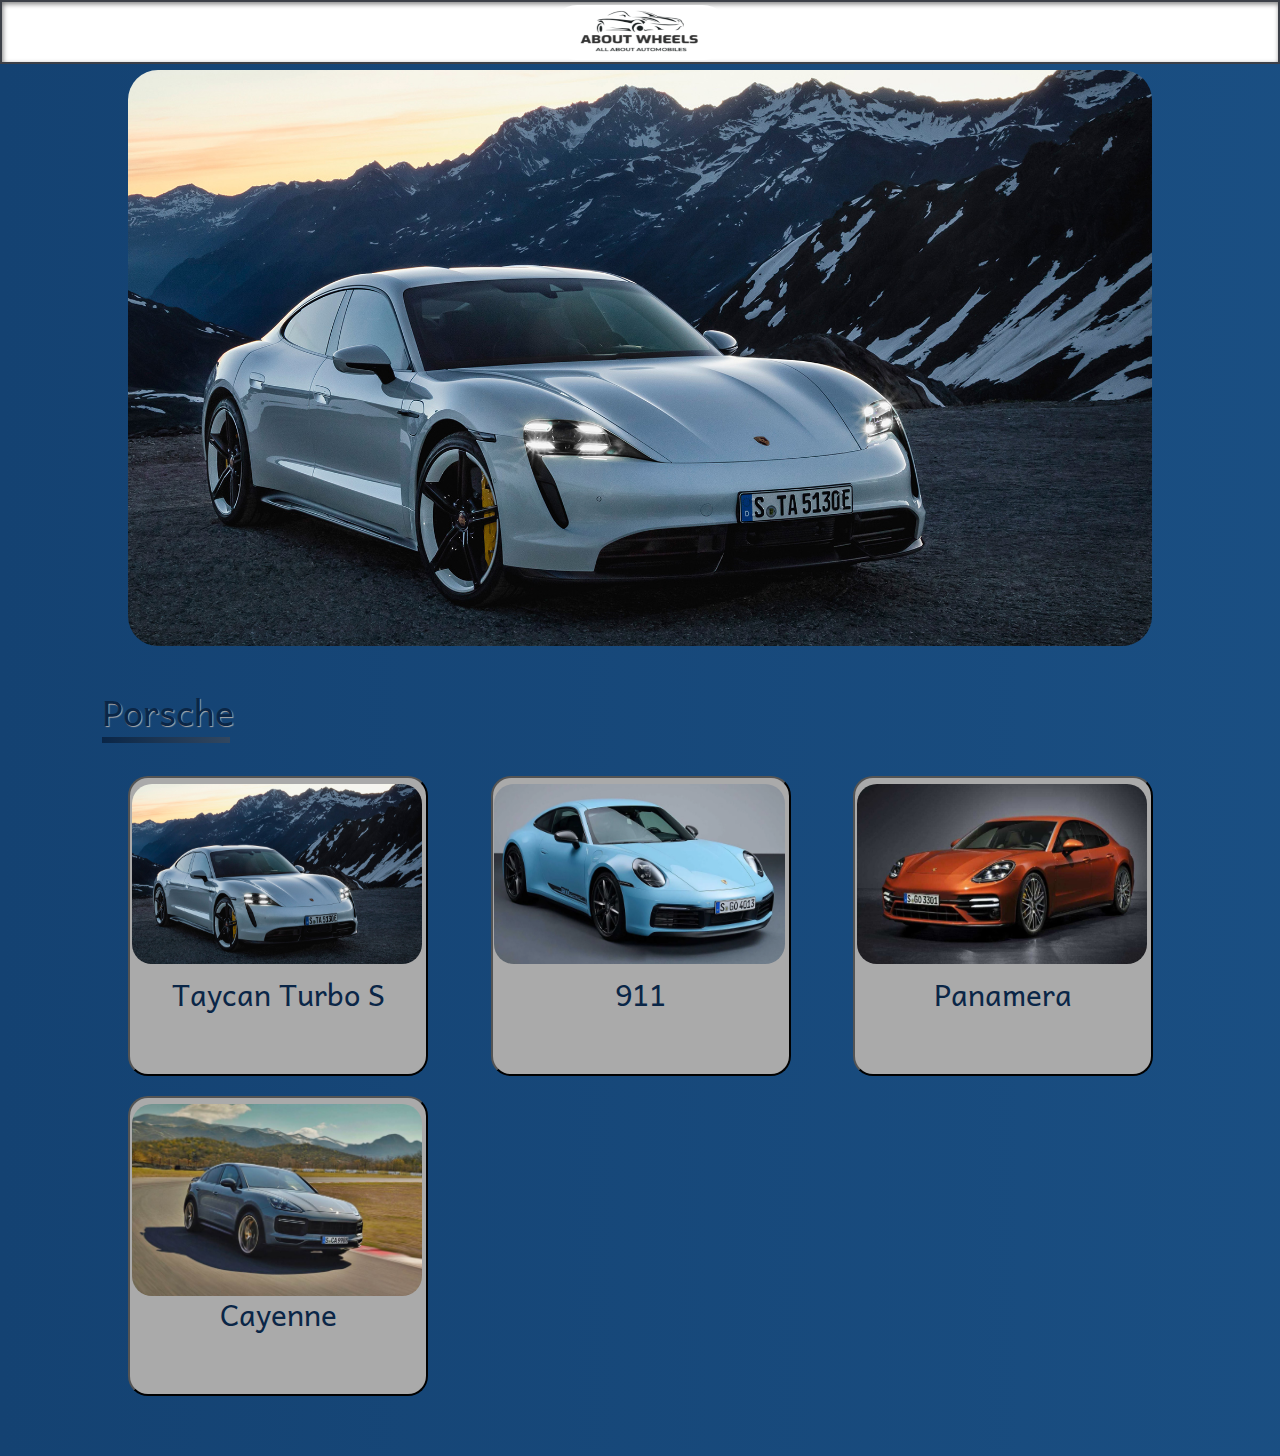
<file: porsche.html>
<!DOCTYPE html>
<html lang="en">
<head>
    <meta charset="UTF-8">
    <meta http-equiv="X-UA-Compatible" content="IE=edge">
    <meta name="viewport" content="width=device-width, initial-scale=1.0">
    <link rel="stylesheet" href="aboutnew.css">
    <link rel="preconnect" href="https://fonts.googleapis.com"><link rel="preconnect" href="https://fonts.gstatic.com" crossorigin><link href="https://fonts.googleapis.com/css2?family=Andika:wght@400;700&display=swap" rel="stylesheet">
    <title>AboutWheels</title>
</head>
<body>
    <div class="header">
        <div class="lsec"></div>
        <div class="msec">
            <a href="index.html"><button class="mainlgbutton"><img class="mainlg" src="logo/logonew.png"></button></a>
        </div>
        <div class="rsec">
            <!-- <button class="hdbutton">About Us</button> -->
        </div>
    </div>
    
    <div class="maindiv">
        <img class="mainpic" src="logo/taycan.jpg" id="mainimage">
        <div class="info" id="text_porche" >
            <p id="model">Model: Taycan Turbo S</p>
            <p id="engsp">Battery: 79.2 kWh</p>
            <p id="mile">Electric range: 400 miles on a charge</p>
            <p id="price">Base Price: ₹1.53 Cr</p>
            <p id="speed">Top speed: 260Km/hr</p>
            <p id="type">Type: Sedan</p>
        </div>
    </div>

    <div><p class="heading3">Porsche</p></div>
    <div class="animtest3" id="pors"></div>

    <div class="recgrid">
        <div class="rec">
            <button onclick="changetay()" class="recbutton">
                <img class="reccar" src="logo/taycan.jpg">
                <p class="txtrec">Taycan Turbo S</p>
            </button>
        </div>
        <!-- <div class="rec">
            <button onclick="change718()" class="recbutton">
                <img class="reccar" src="logo/718.jpeg">
                <p class="txtrec">718</p>
            </button>
        </div> -->
        <div class="rec">
            <button onclick="change911()" class="recbutton">
                <img class="reccar" src="logo/911.webp">
                <p class="txtrec">911</p>
            </button>
        </div>
        <div class="rec">
            <button onclick="changepan()" class="recbutton">
                <img class="reccar" src="logo/pan.jpg">
                <p class="txtrec">Panamera</p>
            </button>
        </div>
        <!-- <div class="rec">
            <button onclick="changemac()" class="recbutton">
                <img class="reccar" src="logo/macan.jpg">
                <p class="txtrec">Macan</p>
            </button>
        </div> -->
        <div class="rec">
            <button onclick="changecay()" class="recbutton">
                <img class="reccar" src="logo/cay.jpg">
                <p class="txtrec">Cayenne</p>
            </button>
        </div>
    </div>
    <script src="index.js"></script>
</body>
</html>
</file>
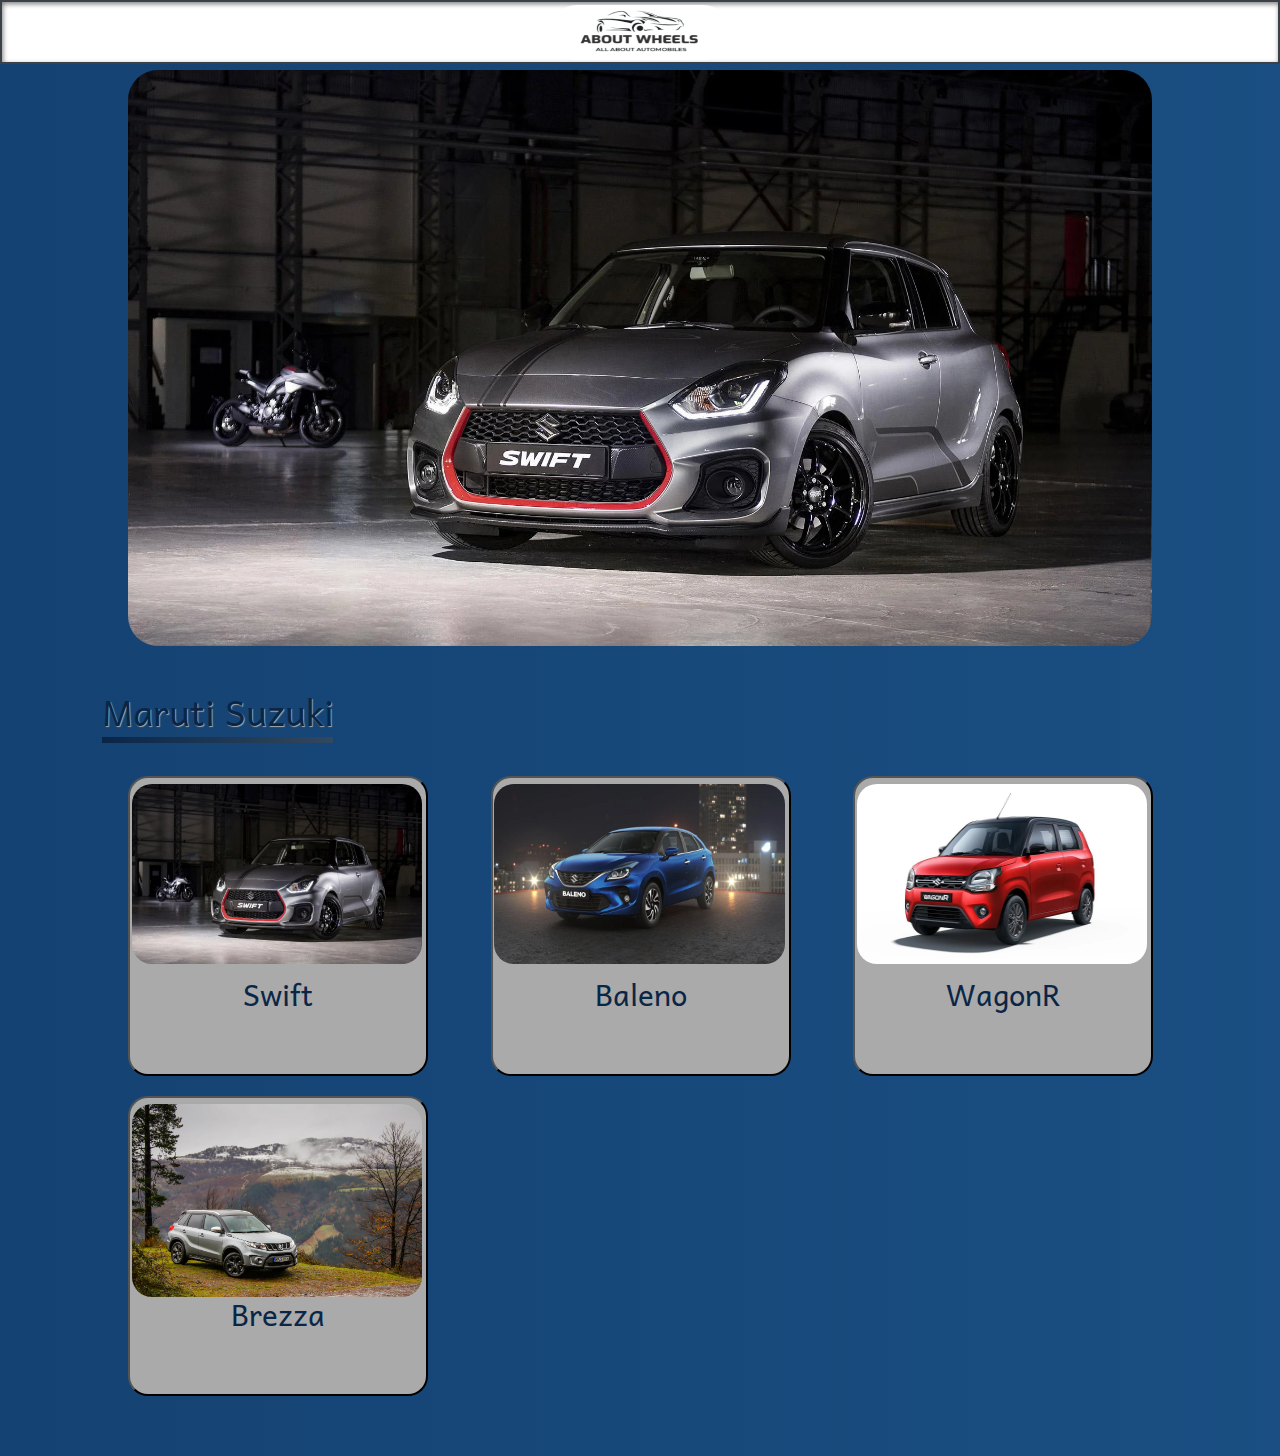
<file: suzuki.html>
<!DOCTYPE html>
<html lang="en">
<head>
    <meta charset="UTF-8">
    <meta http-equiv="X-UA-Compatible" content="IE=edge">
    <meta name="viewport" content="width=device-width, initial-scale=1.0">
    <link rel="stylesheet" href="aboutnew.css">
    <link rel="preconnect" href="https://fonts.googleapis.com"><link rel="preconnect" href="https://fonts.gstatic.com" crossorigin><link href="https://fonts.googleapis.com/css2?family=Andika:wght@400;700&display=swap" rel="stylesheet">
    <title>AboutWheels</title>
</head>
<body>
    <div class="header">
        <div class="lsec"></div>
        <div class="msec">
            <a href="index.html"><button class="mainlgbutton"><img class="mainlg" src="logo/logonew.png"></button></a>
        </div>
        <div class="rsec">
            <!-- <button class="hdbutton">About Us</button> -->
        </div>
    </div>

    <div class="maindiv">
            <img class="mainpic" src="logo/swift.webp" id="mainimage"  >
        <div class="info" id="text_suzuki" >
            <p id="model">Model: Swift</p>
            <p id="engsp">Engine Specs: 1.2L 4-cylinder 1197 cc</p>
            <p id="mile">Mileage: 23.2 - 23.76 km/L</p>
            <p id="price">Base Price: ₹5.92 Lakh</p>
            <p id="speed">Top speed: 165 Km/hr</p>
            <p id="type">Type: Hatchback</p>
        </div>
    </div>

    <div><p class="heading3">Maruti Suzuki</p></div>
    <div class="animtest3" id="suzuki1"></div>

    <div class="recgrid">
        <div class="rec">
            <button onclick="changeswift()" class="recbutton">
                <img class="reccar" src="logo/swift.webp">
                <p class="txtrec">Swift</p>
            </button>
        </div>
        <div class="rec">
            <button onclick="changebaleno()" class="recbutton">
                <img class="reccar" src="logo/baleno.webp">
                <p class="txtrec">Baleno</p>
            </button>
        </div>
        <div class="rec">
            <button onclick="changewagonr()" class="recbutton">
                <img class="reccar" src="logo/wagonr.webp">
                <p class="txtrec">WagonR</p>
            </button>
        </div>
        <div class="rec">
            <button onclick="changebrezza()" class="recbutton">
                <img class="reccar" src="logo/brezza1.jpg">
                <p class="txtrec">Brezza</p>
            </button>
        </div>
        <!-- <div class="rec">
            <button onclick="change()" class="recbutton">
                <img class="reccar" src="logo/seltos.jpg">
                <p class="txtrec">Kia Seltos</p>
            </button>
        </div>
        <div class="rec">
            <button onclick="change()" class="recbutton">
                <img class="reccar" src="logo/kwid.jpg">
                <p class="txtrec">Renault Kwid</p>
            </button>
        </div>
        <div class="rec">
            <button onclick="change()" class="recbutton">
                <img class="reccar" src="logo/i20.webp">
                <p class="txtrec">Hyundai i20</p>
            </button>
        </div> -->
    </div>
    <script src="index.js"></script>
</body>
</html>
</file>
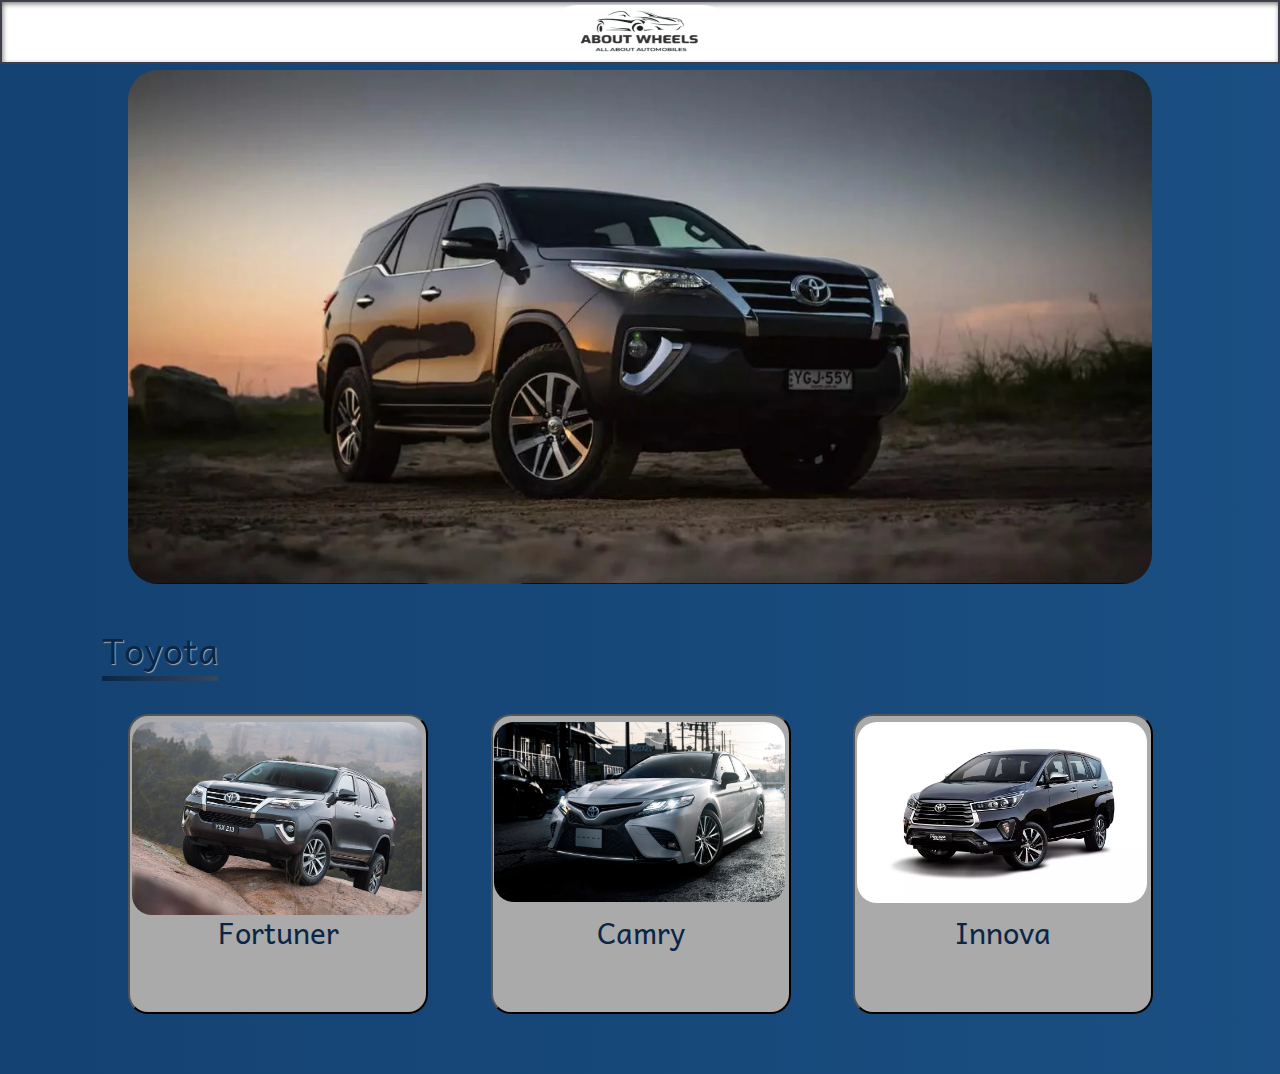
<file: toyota.html>
<!DOCTYPE html>
<html lang="en">
<head>
    <meta charset="UTF-8">
    <meta http-equiv="X-UA-Compatible" content="IE=edge">
    <meta name="viewport" content="width=device-width, initial-scale=1.0">
    <link rel="stylesheet" href="aboutnew.css">
    <link rel="preconnect" href="https://fonts.googleapis.com"><link rel="preconnect" href="https://fonts.gstatic.com" crossorigin><link href="https://fonts.googleapis.com/css2?family=Andika:wght@400;700&display=swap" rel="stylesheet">
    <title>AboutWheels</title>
</head>
<body>
    <div class="header">
        <div class="lsec"></div>
        <div class="msec">
            <a href="index.html"><button class="mainlgbutton"><img class="mainlg" src="logo/logonew.png"></button></a>
        </div>
        <div class="rsec">
            <!-- <button class="hdbutton">About Us</button> -->
        </div>
    </div>

    <div class="maindiv">
            <img class="mainpic" src="logo/fortuner.webp" id="mainimage"  >
        <div class="info" id="text_volks" >
            <p id="model">Model: Fortuner</p>
            <p id="engsp">Engine Specs: 2.7L 4-cylinder 2694 cc</p>
            <p id="mile">Mileage: 14.24 km/L</p>
            <p id="price">Base Price: ₹32.59 Lakh</p>
            <p id="speed">Top speed: 190 Km/hr</p>
            <p id="type">Type: SUV</p>
        </div>
    </div>

    <div><p class="heading3">Toyota</p></div>
    <div class="animtest3" id="toyo"></div>

    <div class="recgrid">
        <div class="rec">
            <button onclick="changefortuner()" class="recbutton">
                <img class="reccar" src="logo/fortuner2.jpg">
                <p class="txtrec">Fortuner</p>
            </button>
        </div>
        <div class="rec">
            <button onclick="changecamry()" class="recbutton">
                <img class="reccar" src="logo/camry.jpg">
                <p class="txtrec">Camry</p>
            </button>
        </div>
        <div class="rec">
            <button onclick="changeinnova()" class="recbutton">
                <img class="reccar" src="logo/innova2.webp">
                <p class="txtrec">Innova</p>
            </button>
        </div>
        <!-- <div class="rec">
            <button onclick="changepassat()" class="recbutton">
                <img class="reccar" src="logo/passat.jpg">
                <p class="txtrec">Passat</p>
            </button>
        </div> -->
        <!-- <div class="rec">
            <button onclick="change()" class="recbutton">
                <img class="reccar" src="logo/seltos.jpg">
                <p class="txtrec">Kia Seltos</p>
            </button>
        </div>
        <div class="rec">
            <button onclick="change()" class="recbutton">
                <img class="reccar" src="logo/kwid.jpg">
                <p class="txtrec">Renault Kwid</p>
            </button>
        </div>
        <div class="rec">
            <button onclick="change()" class="recbutton">
                <img class="reccar" src="logo/i20.webp">
                <p class="txtrec">Hyundai i20</p>
            </button>
        </div> -->
    </div>
    <script src="index.js"></script>
</body>
</html>
</file>
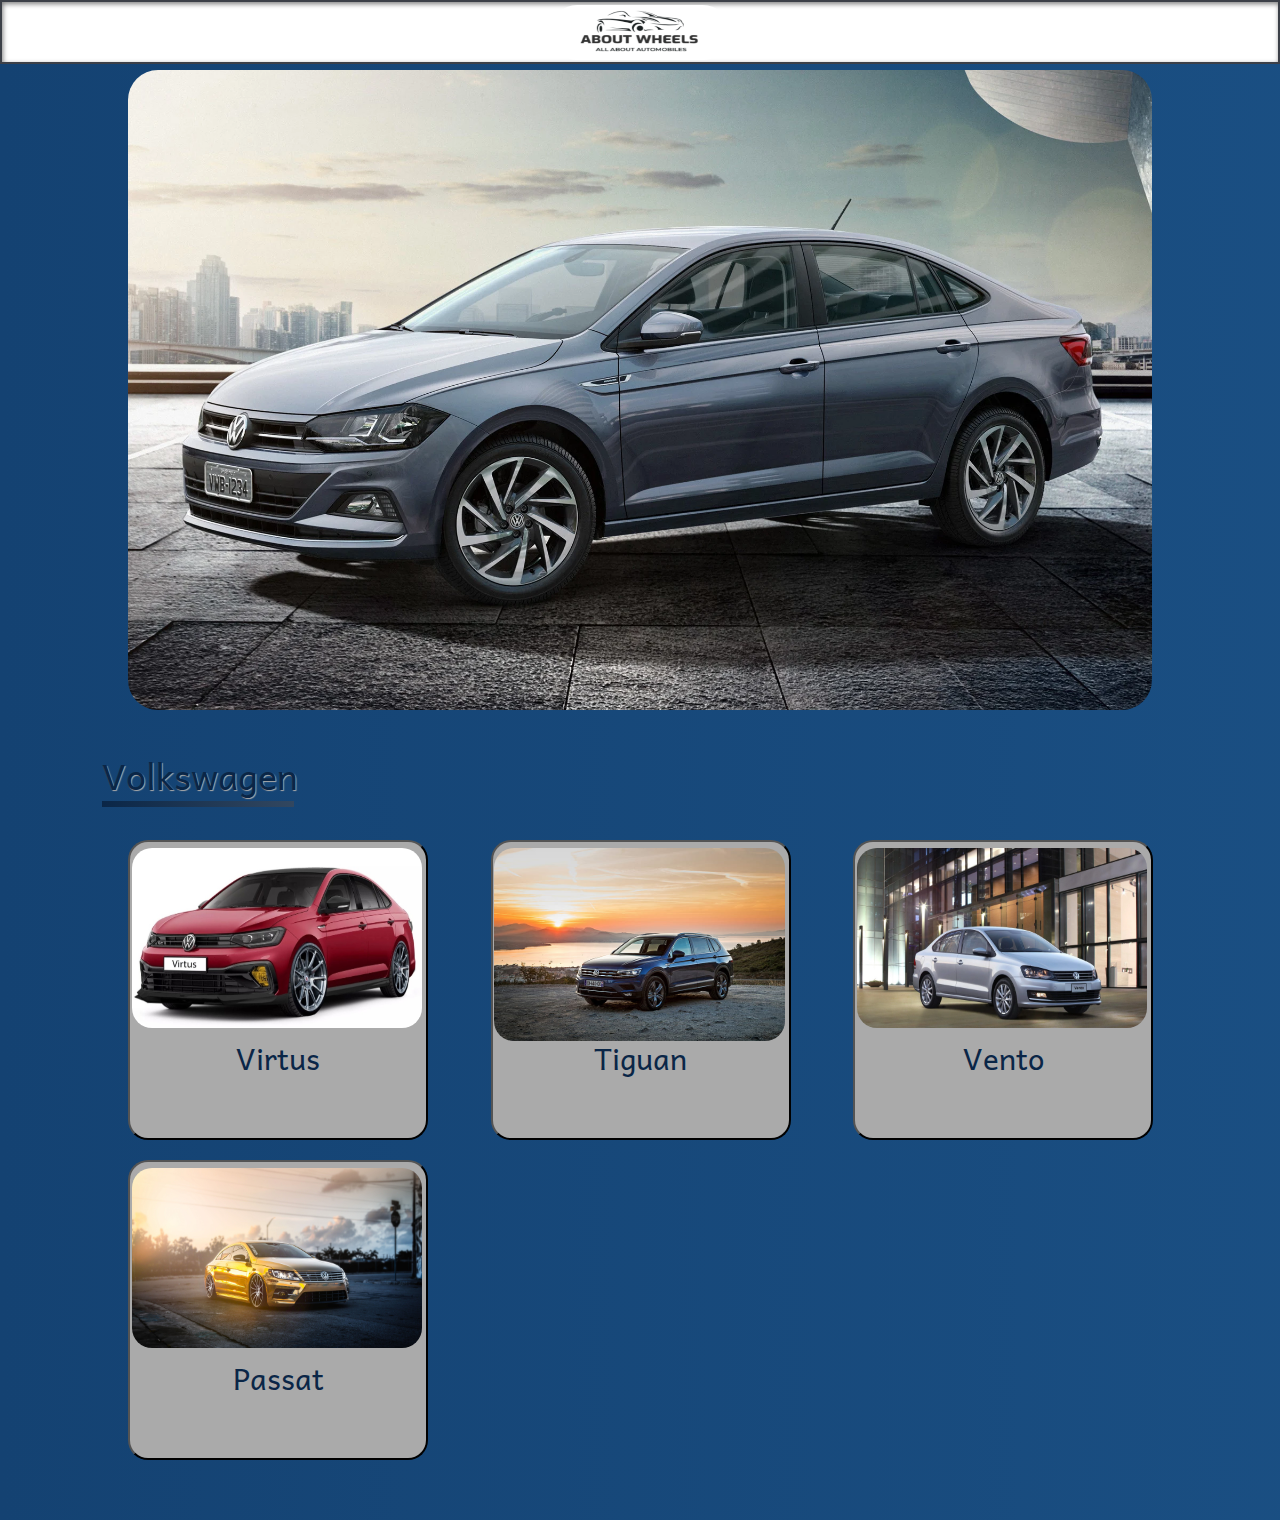
<file: volkswagen.html>
<!DOCTYPE html>
<html lang="en">
<head>
    <meta charset="UTF-8">
    <meta http-equiv="X-UA-Compatible" content="IE=edge">
    <meta name="viewport" content="width=device-width, initial-scale=1.0">
    <link rel="stylesheet" href="aboutnew.css">
    <link rel="preconnect" href="https://fonts.googleapis.com"><link rel="preconnect" href="https://fonts.gstatic.com" crossorigin><link href="https://fonts.googleapis.com/css2?family=Andika:wght@400;700&display=swap" rel="stylesheet">
    <title>AboutWheels</title>
</head>
<body>
    <div class="header">
        <div class="lsec"></div>
        <div class="msec">
            <a href="index.html"><button class="mainlgbutton"><img class="mainlg" src="logo/logonew.png"></button></a>
        </div>
        <div class="rsec">
            <!-- <button class="hdbutton">About Us</button> -->
        </div>
    </div>

    <div class="maindiv">
            <img class="mainpic" src="logo/virtus2.webp" id="mainimage"  >
        <!-- style="width:1000px; height: 600px" -->
        <div class="info" id="text_volks" >
            <p id="model">Model: Virtus</p>
            <p id="engsp">Engine Specs: 1.0L 3-cylinder 999cc</p>
            <p id="mile">Mileage: 18.12 - 19.4 km/L</p>
            <p id="price">Base Price: ₹11.32 Lakh</p>
            <p id="speed">Top speed: 190 Km/hr</p>
            <p id="type">Type: Sedan</p>
        </div>
    </div>

    <div><p class="heading3">Volkswagen</p></div>
    <div class="animtest3" id="lambou"></div>

    <div class="recgrid">
        <div class="rec">
            <button onclick="changevirtus()" class="recbutton">
                <img class="reccar" src="logo/virtus.png">
                <p class="txtrec">Virtus</p>
            </button>
        </div>
        <div class="rec">
            <button onclick="changetiguan()" class="recbutton">
                <img class="reccar" src="logo/tiguan.jpg">
                <p class="txtrec">Tiguan</p>
            </button>
        </div>
        <div class="rec">
            <button onclick="changevento()" class="recbutton">
                <img class="reccar" src="logo/vento2.webp">
                <p class="txtrec">Vento</p>
            </button>
        </div>
        <div class="rec">
            <button onclick="changepassat()" class="recbutton">
                <img class="reccar" src="logo/passat.jpg">
                <p class="txtrec">Passat</p>
            </button>
        </div>
        <!-- <div class="rec">
            <button onclick="change()" class="recbutton">
                <img class="reccar" src="logo/seltos.jpg">
                <p class="txtrec">Kia Seltos</p>
            </button>
        </div>
        <div class="rec">
            <button onclick="change()" class="recbutton">
                <img class="reccar" src="logo/kwid.jpg">
                <p class="txtrec">Renault Kwid</p>
            </button>
        </div>
        <div class="rec">
            <button onclick="change()" class="recbutton">
                <img class="reccar" src="logo/i20.webp">
                <p class="txtrec">Hyundai i20</p>
            </button>
        </div> -->
    </div>
    <script src="index.js"></script>
</body>
</html>
</file>
<file: aboutnew.css>
body{
    margin: 0;
    padding-top: 70px;
    padding-bottom: 60px;
    background: linear-gradient(to right, #144272,#2C74B3);
    background-size: 400% 400%;
    animation: animate-background 10s infinite ease-in-out;
}
p{
    font-family: Andika, Arial, sans-serif;
}
.header{
    position: fixed;
    top: 0;
    left: 0;
    right: 0;
    height: 60px;
    background-color: rgb(255, 255, 255);
    border-width: 2px;
    border-style: solid;
    border-color: rgb(60, 64, 72);
    box-shadow: inset 1px 2px 5px rgba(1, 1, 1, 0.5);
    z-index: 100;
    display: flex;
    align-items: center;
}
.lsec{
    width: 200px;
}
.msec{
    flex: 1;
    display: flex;
    justify-content: center;
}
.mainlgbutton{
    padding-top: -5%;
    width: 180px;
    height: 55px;
    border-radius: 30px;
    cursor: pointer;
    background-color: rgb(255, 255, 255);
    transition: opacity 0.2s;
    border-width: 0;
}
.mainlgbutton:active{
    opacity: 70%;
}
.mainlg{
    width: 100%;
    border-radius: 30px;
    height: 50px;
}
.rsec{
    width: 200px;
}
.hdbutton{
    margin-left: 2%;
    background-color: #0A2647;
    color: #aaa;
    border-radius: 20px;
    height: 50%;
    transition: background-color 0.15s,color 0.15s, opacity 0.2s;
    font-family: Andika, Arial, sans-serif;

}
.hdbutton:hover{
    background-color: #aaa;
    color: #0A2647;
}
.hdbutton:active{
    opacity: 70%;
}
.heading{
    color: #2C74B3;
    font-size: 2.8vw;
    font-weight: 500;
    font-family: Andika, Arial, sans-serif;
    text-shadow: 1px 1px 1px #aaa;
    margin-left: 8%;
    margin-bottom: -0.4%;
}
.heading2{
    color: #2C74B3;
    font-size: 2.8vw;
    font-weight: 500;
    font-family: Andika, Arial, sans-serif;
    text-shadow: 1px 1px 1px #aaa;
    margin-left: 30%;
    margin-bottom: -0.4%;
}
.heading3{
    color: #0A2647;
    font-size: 2.8vw;
    font-weight: 500;
    font-family: Andika, Arial, sans-serif;
    text-shadow: 1px 1px 1px #aaa;
    margin-left: 8%;
}
.lam
{
    border-radius: 10px;
    width: 60%;
}
.lambo{
    /* margin-top: 50px; */
    position: relative;
    background-color: black;
    display: flex;
    justify-content: right;
    margin-top: 5px;
    margin-left: 5px;
    margin-right: 5px;
}
.logogrid{
    position: absolute;
    bottom: 15%;
    left: 10%;
    display: grid;
    grid-template-columns: 1fr 1fr 1fr;
    column-gap: 30%;
}
.logogrid2{
    position: absolute;
    bottom: 15%;
    right: 30%;
    display: grid;
    grid-template-columns: 1fr 1fr 1fr;
    column-gap: 30%;
}
/* .logogridh{
    margin-left: 10%;
    display: grid;
    grid-template-columns: 1fr 1fr 1fr;
    column-gap: 10%;
} */
.lgbutton{
    width: 90px;
    border-radius: 50px;
    cursor: pointer;
    padding-top: 5px;
    border-style: solid;
    border-width: 2px;
    border-color: black;
    background-color: #144272;
    transition: background-color 0.15s, opacity 0.2s;
}
.lgbutton:hover{
    box-shadow: 0 8px 20px rgba(0, 0, 0, 0.5);
    background-color: #2C74B3;
}
.lgbutton:active{
    opacity: 70%;
}
/* .lgbuttonh{
    width: 50%;
    border-radius: 50px;
    cursor: pointer;
    padding-top: 5px;
    border-style: solid;
    border-width: 2px;
    border-color: black;
    background-color: #144272;
    transition: background-color 0.15s, opacity 0.2s;
}
.lgbuttonh:hover{
    box-shadow: 0 8px 20px rgba(0, 0, 0, 0.5);
    background-color: #2C74B3;
}
.lgbuttonh:active{
    opacity: 70%;
}
.flexcont{
    display: flex;
}
.left{
    width: 500px;
}
.right{
    padding-top: 2%;
    flex: 1;
} */
.suzu{
    width: 100%;
    border-radius: 50px;
}
.trap{
    background-color: #0A2647;
    position: absolute;
    top: 0;
    left: 0;
    bottom: 0;
    width: 50%;
    -webkit-clip-path: polygon(0 0, 80% 0%, 100% 100%, 0% 100%);
    clip-path: polygon(0 0, 80% 0%, 100% 100%, 0% 100%);
}
.trap3{
    background-color: #0A2647;
    position: absolute;
    top: 0;
    right: 0px;
    bottom: 0;
    width: 10%;
    -webkit-clip-path: polygon(0 0, 100% 0, 100% 100%, 80% 100%);
    clip-path: polygon(0 0, 100% 0, 100% 100%, 80% 100%);
}
.selt{
    /* margin-top: 50px; */
    position: relative;
    background-color: black;
    display: flex;
    justify-content: left;
    margin-top: 5px;
    margin-left: 5px;
    margin-right: 5px;
}
.trap1{
    background-color: #0A2647;
    position: absolute;
    top: 0;
    left: 0;
    bottom: 0;
    width: 10%;
    -webkit-clip-path: polygon(0 0, 20% 0%, 100% 100%, 0% 100%);
    clip-path: polygon(0 0, 20% 0%, 100% 100%, 0% 100%);
}
.trap2{
    background-color: #0A2647;
    position: absolute;
    top: 0;
    right: 0px;
    bottom: 0;
    width: 50%;
    -webkit-clip-path: polygon(0 0, 100% 0, 100% 100%, 20% 100%);
    clip-path: polygon(0 0, 100% 0, 100% 100%, 20% 100%);
}
.spres{
    width: 60%;
    margin-right: 1%;
}
.vent{
    width: 67%;
    margin-left: 1%;
}
.animtest{
    background: linear-gradient(to right, #144272,#2C74B3);
    background-size: 400% 400%;
    width: 30%;
    height: 1%;
    animation: animate-background 10s infinite ease-in-out;
    margin-left: 8%;
}
.animtest2{
    background: linear-gradient(to right, #144272,#2C74B3);
    background-size: 400% 400%;
    width: 40%;
    height: 1%;
    animation: animate-background 10s infinite ease-in-out;
    margin-left: 30%;
}
.animtest3{
    position: absolute;
    background: linear-gradient(to right, #0A2647,#aaa);
    background-size: 400% 400%;
    width: 30%;
    height: 0.6vh;
    animation: animate-background 10s infinite ease-in-out;
    margin-left: 8%;
    margin-top: -3%;
    z-index: 5;
}
#lambou{
    width: 15%;
}
#lambor{
    width: 16%;
}
#aston{
    width: 17%;
}
#ev{
    width: 13%;
}
#pors{
    width: 10%;
}
#toyo{
    width: 9%;
}
#kia{
    width: 4%;
}
#suzuki1{
    width:18%;
}
#renault1{
    width:10%;
}
#hyundai1{
    width:11%;
}
#bestbug1{
    width:20%;
}
@keyframes animate-background{
    0%{
        background-position: 0 50%;
    }
    50%{
        background-position: 100% 50%;
    }
    100%{
        background-position: 0 50%;
    }
}
.recgrid{
    margin-top: 30px;
    margin-left: 10%;
    margin-right: 5%;
    display: grid;
    grid-template-columns: 1fr 1fr 1fr;
    row-gap: 20px;
}
.recbutton{
    width: 300px;
    height: 300px;
    background-color: #aaa;
    color: #0A2647;
    border-radius: 20px;
    padding-top: 38%;
    font-weight: 500;
    font-size: 2.3vw;
    font-family: Andika, Arial, sans-serif;
    line-height: 35px;
    cursor: pointer;
    transition: background-color 0.15s,color 0.15s, opacity 0.2s;
    position: relative;
}
.recbutton:hover{
    background-color: #0A2647;
    color: #aaa;
    text-decoration: underline;
}
.recbutton:active{
    opacity: 70%;
}
.reccar{
    width: 98%;
    min-height: 180px;
    border-radius: 20px;
    position: absolute;
    top: 2%;
    left: 0.6%;
}
.medal{
    position: absolute;
    top: 5%;
    right: 5%;
    width: 15%;
}

@media (min-width:1010px){
    .logogrid{
        bottom: 15%;
        left: 10%;
        column-gap: 25%;
        grid-template-columns: 1fr 1fr 1fr;
    }
    .logogrid2{
        column-gap: 25%;
    }
    .lgbutton{
        width: 90px;
    }
    .recgrid{
        grid-template-columns: 1fr 1fr 1fr;
    }
}
@media (min-width:721px) and (max-width:1009px){
    .logogrid{
        bottom: 10%;
        left: 5%;
        grid-template-columns: 1fr 1fr 1fr;
        column-gap: 15%;
    }
    .logogrid2{
        bottom: 10%;
        right: 20%;
        grid-template-columns: 1fr 1fr 1fr;
        column-gap: 15%;
    }
    .lgbutton{
        width: 80px;
    }
    .recgrid{
        grid-template-columns: 1fr 1fr;
    }
}
@media (max-width:720px){
    .logogrid{
        bottom: 5%;
        left: 5%;
        grid-template-columns: 1fr 1fr;
    }
    .logogrid2{
        bottom: 5%;
        right: 20%;
        grid-template-columns: 1fr 1fr;
    }
    .lgbutton{
        width: 70px;
    }
    .recgrid{
        grid-template-columns: 1fr 1fr;
    }
    .maindiv:hover .info{
        opacity: 70%;
        transform: translateY(250px);
        -webkit-transform: translateY(250px);
    }
    .maindiv:hover{
        margin-bottom: 250px;
    }
}

@media (max-width:676px){
    .recgrid{
        grid-template-columns: 1fr;
    }
    .recbutton{
        font-size: 5vw;
    }
    .heading3{
        font-size: 6vw;
    }
    .animtest3
    {
        margin-top: -7%;
        width: 60%;
    }
}
@media (max-width:576px){
    .logogrid{
        bottom: 5%;
        left: 5%;
        grid-template-columns: 1fr 1fr;
        column-gap: 10%;
    }
    .logogrid2{
        bottom: 5%;
        right: 20%;
        grid-template-columns: 1fr 1fr;
        column-gap: 10%;
    }
    .lgbutton{
        width: 50px;
    }
    /* .animtest3{
        height: 0.2vh;
    } */
}
@media (max-width:410px){
    .logogrid{
        bottom: 5%;
        left: 5%;
        grid-template-columns: 1fr 1fr;
        column-gap: 10%;
    }
    .logogrid2{
        bottom: 5%;
        right: 20%;
        grid-template-columns: 1fr 1fr;
        column-gap: 10%;
    }
    .lgbutton{
        width: 50px;
    }
    .heading,.heading2{
        margin-top: -1%;
    }
}
@media (max-width:355px){
    .logogrid{
        bottom: 5%;
        left: 5%;
        grid-template-columns: 1fr 1fr;
        column-gap: 10%;
    }
    .logogrid2{
        bottom: 5%;
        right: 20%;
        grid-template-columns: 1fr 1fr;
        column-gap: 10%;
    }
    .lgbutton{
        width: 45px;
    }
    .heading,.heading2{
        margin-top: -1%;
    }
    .mainlg{
        width: 120px;
        height: 40px;
    }
}





/* new pages css starts here */




.maindiv{
    display: flex;
    justify-content: center;
    width: 80%;
    position: relative;
    margin-left: 10%;
    transition: opacity 0.4s;
}
.mainpic{
    width: 100%;
    border-radius: 30px;
}
.info{
    background-color: black;
    color: aliceblue;
    position: absolute;
    bottom: 2%;
    left: 2%;
    right: 2%;
    opacity: 0%;
    padding: 0.5%;
    padding-left: 2%;
    padding-right: 2%;
    border-radius: 10px;
    -webkit-transition: all 400ms ease-out;
    -moz-transition: all 400ms ease-out;
    -o-transition: all 400ms ease-out;
    -ms-transition: all 400ms ease-out;
    transition: all 400ms ease-out;
    /* display: grid;
    grid-template-columns: 1fr 1fr 1fr;
    column-gap: 10%; */
}

/* kia page */
#text_kia{
    padding: 10px 30px;
    background-color: rgba(40, 40, 40, 1);
    /* position: relative;
    left: 800px; */
}
.maindiv:hover .info{
    opacity: 70%;
    transform: translateY(230px);
    -webkit-transform: translateY(230px);
}
.maindiv:hover{
    margin-bottom: 230px;
}
.specs{
    width: 100%;
}
</file>
